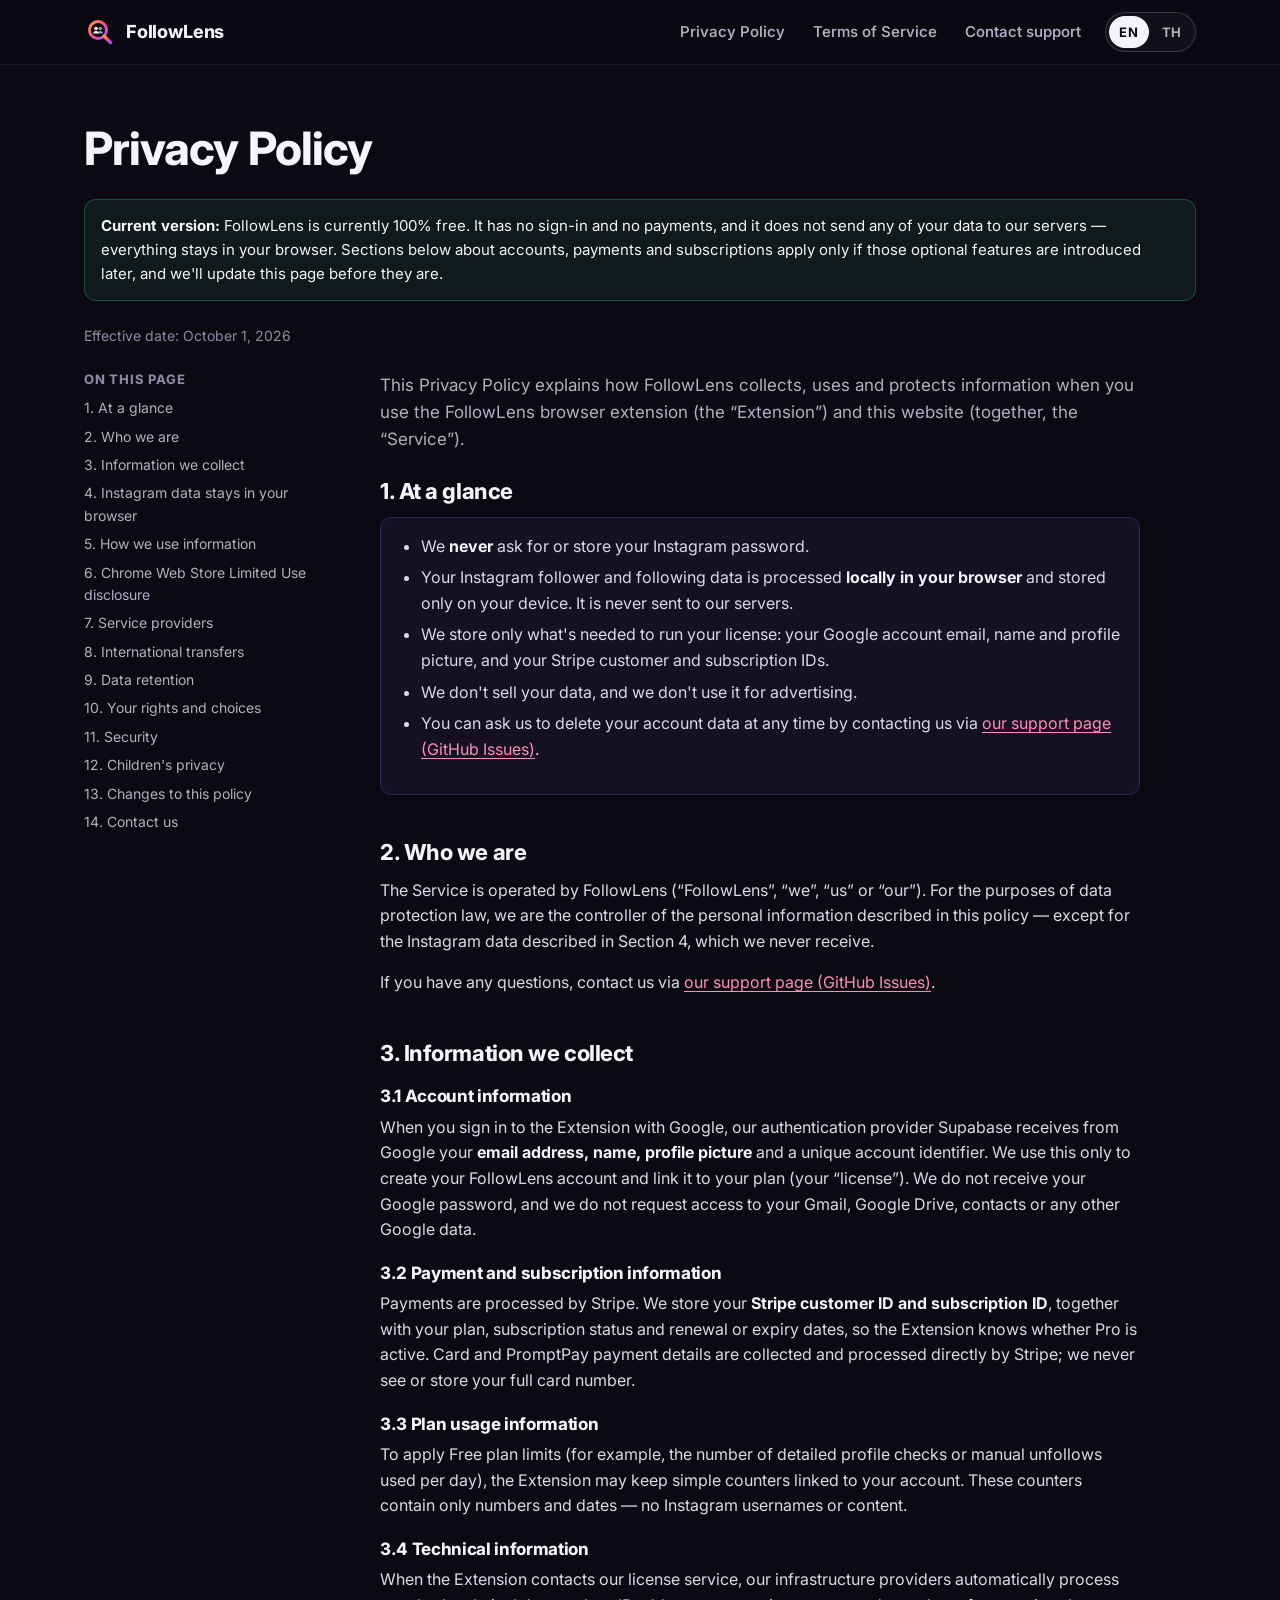
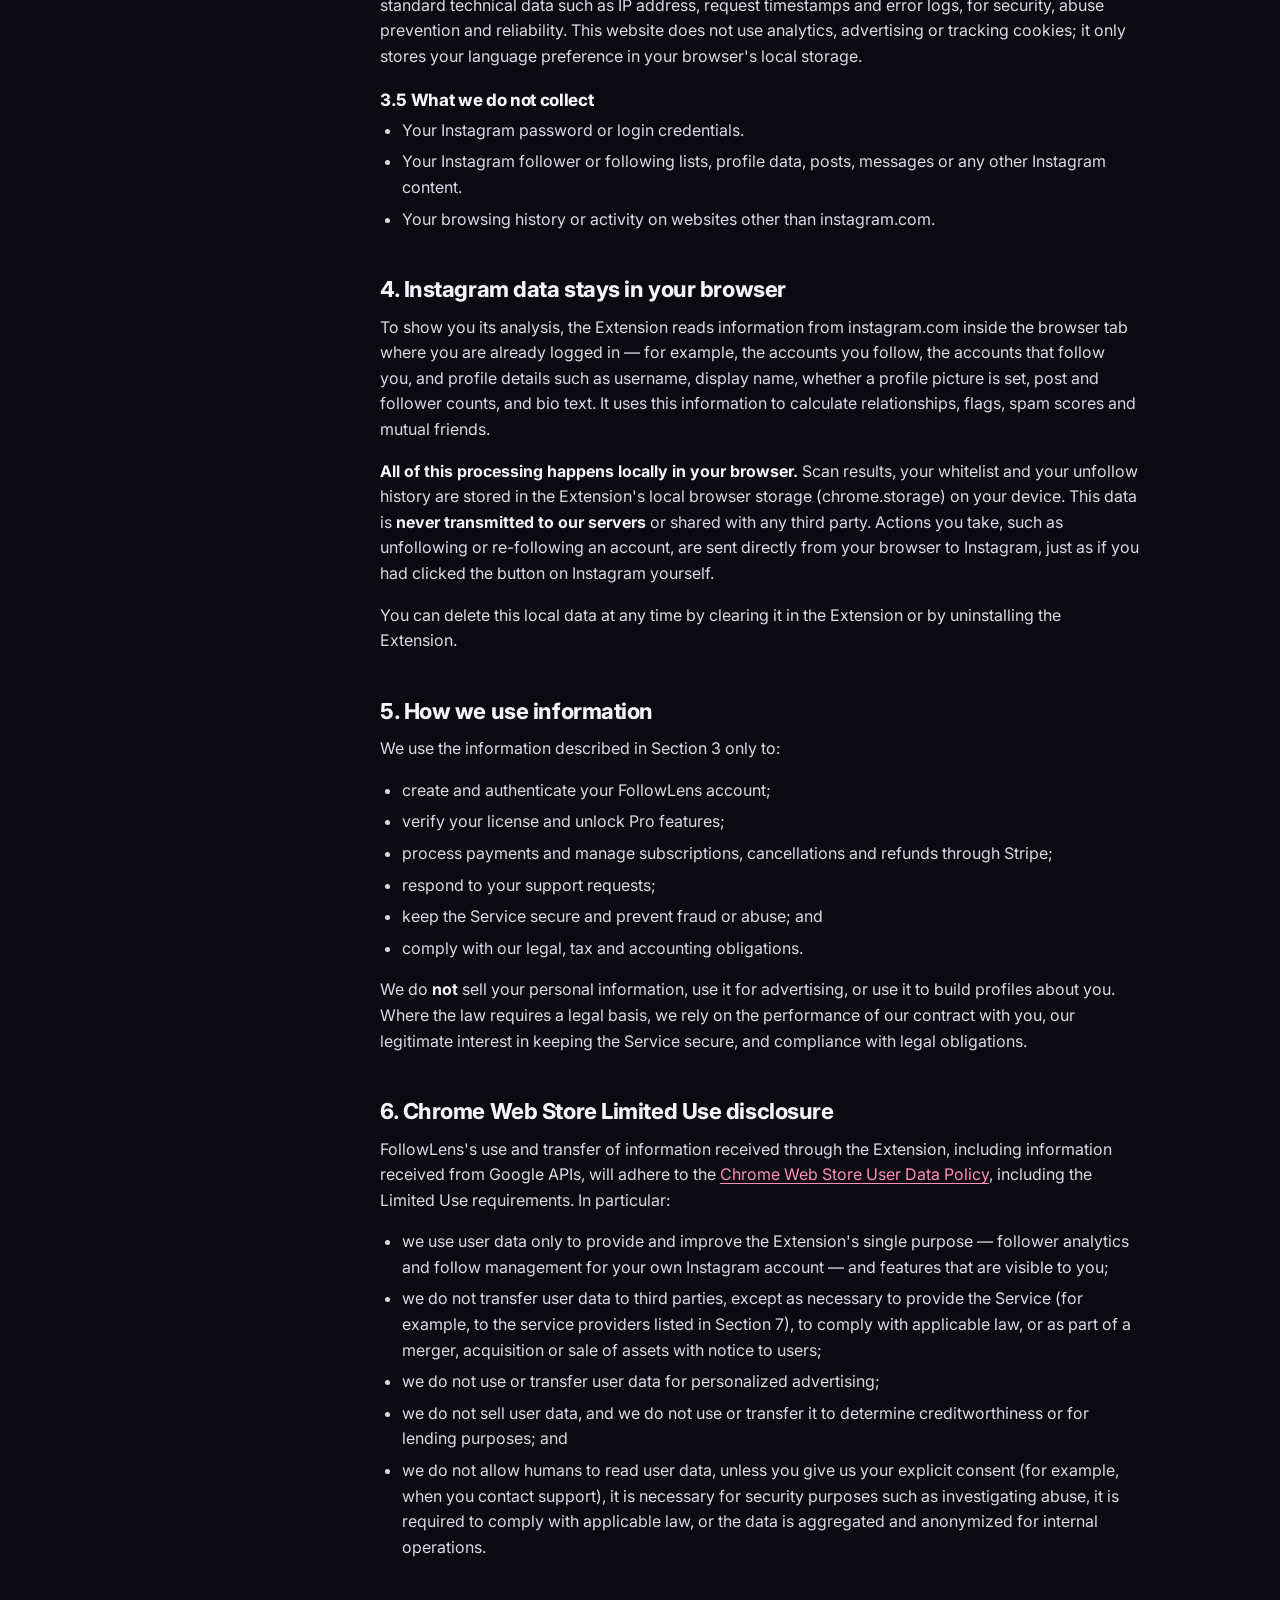
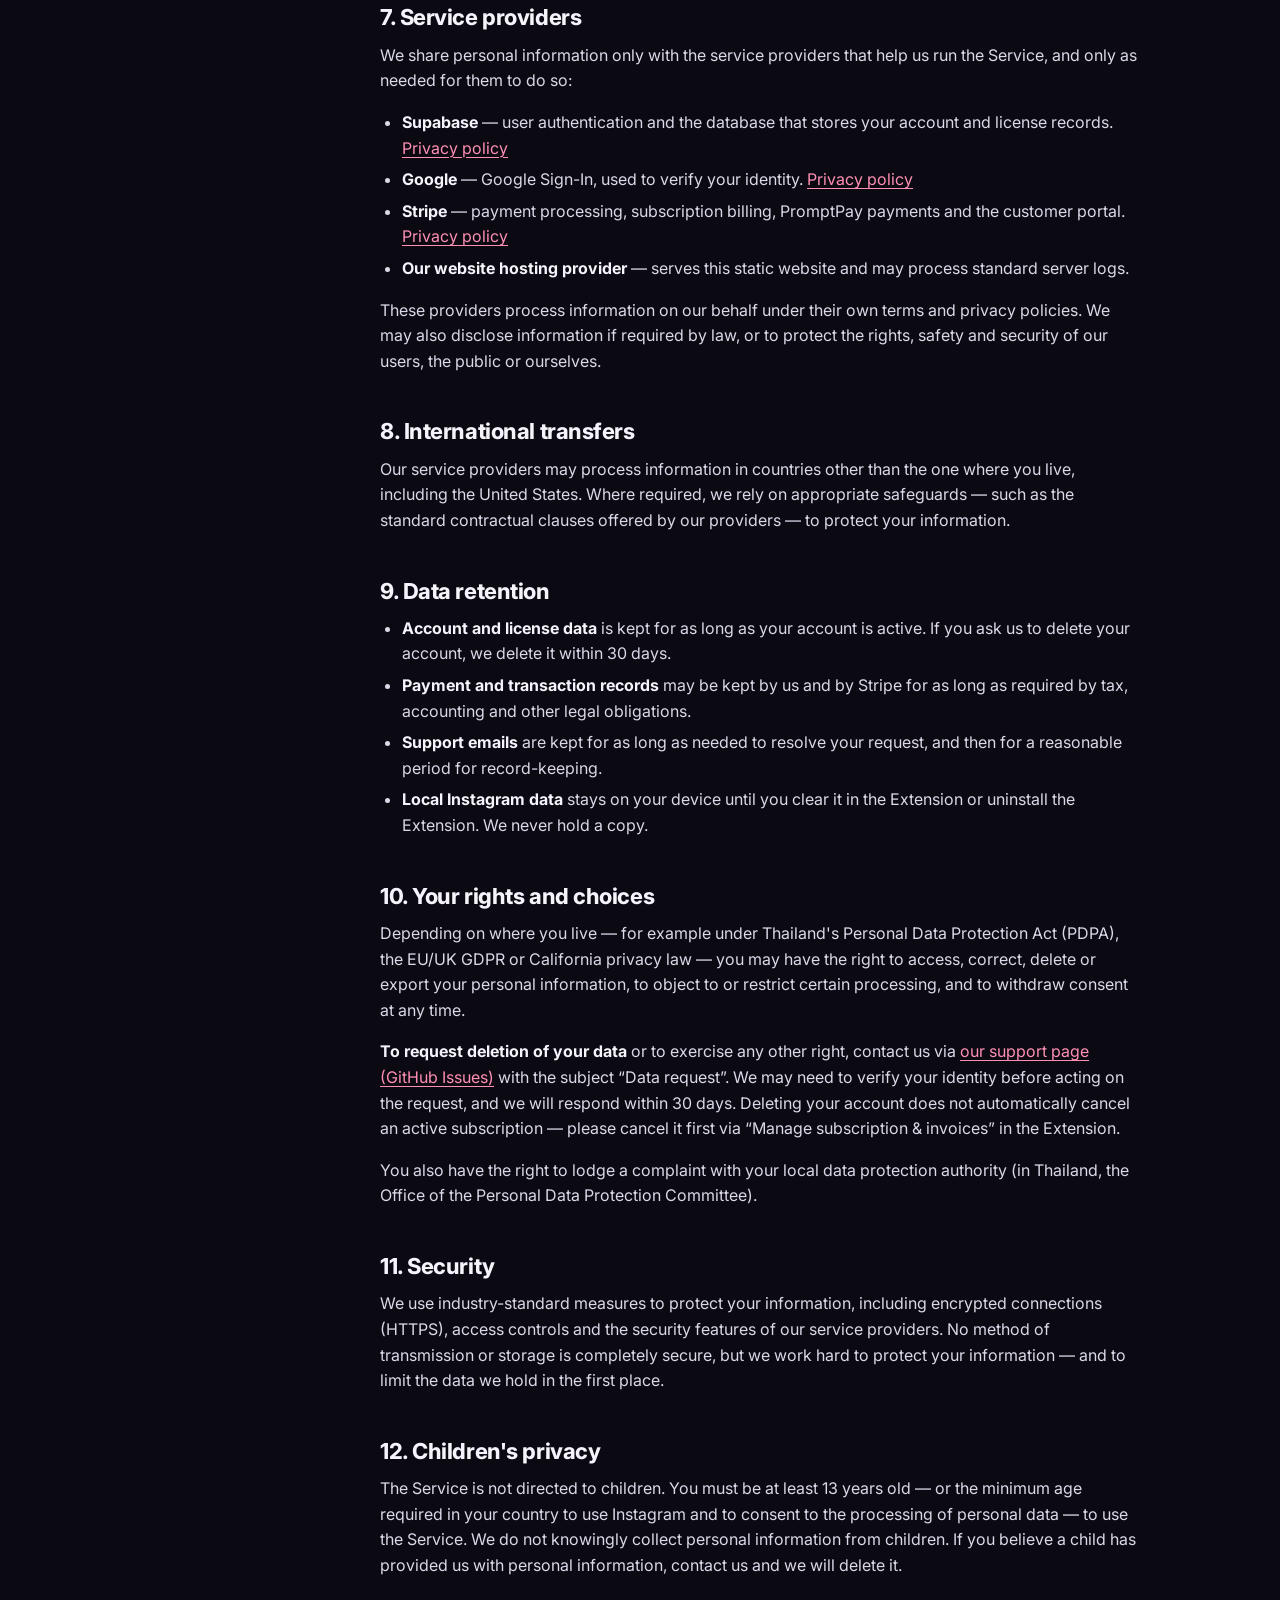
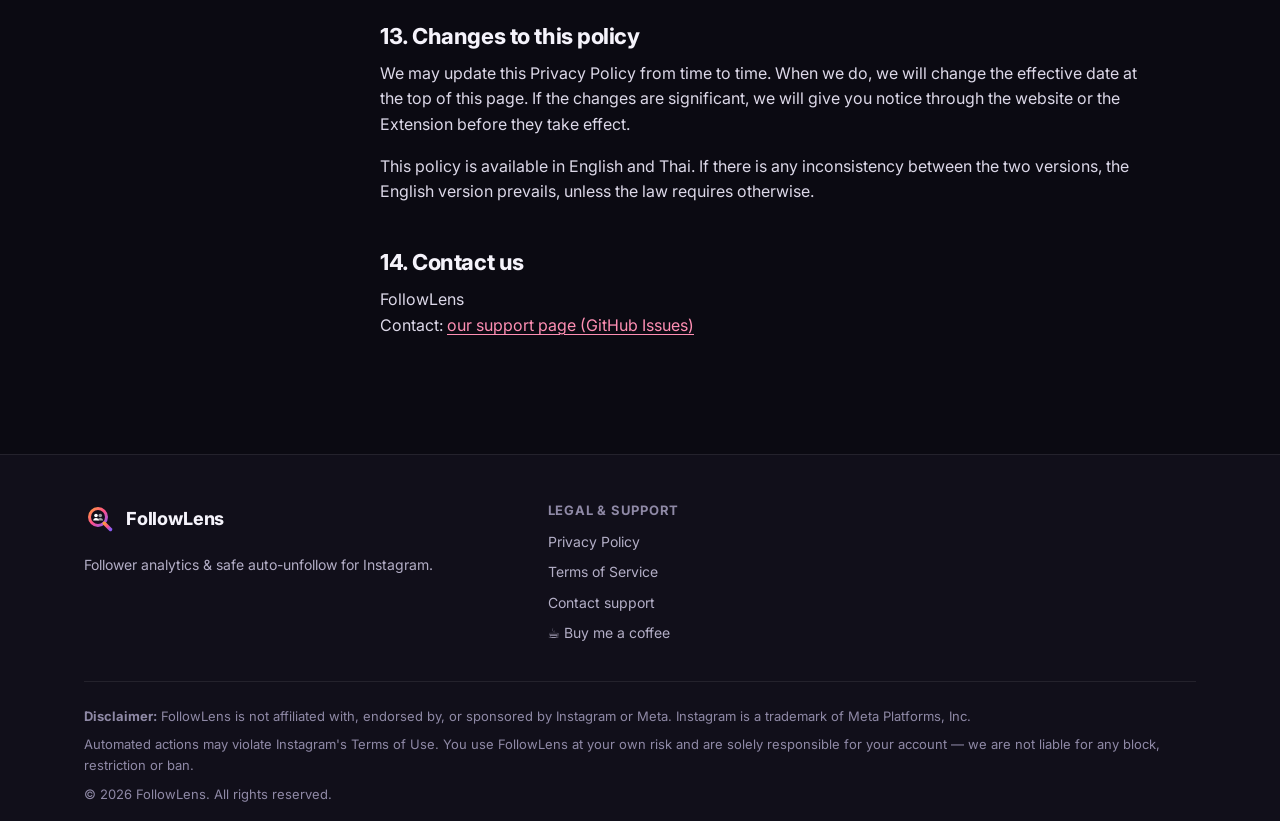
<file: index.html>
<!doctype html>
<html lang="en">
<head>
  <meta charset="utf-8">
  <meta name="viewport" content="width=device-width, initial-scale=1">
  <title>FollowLens — Privacy &amp; Terms</title>
  <meta http-equiv="refresh" content="0; url=privacy.html">
  <link rel="canonical" href="https://jomkongvut.github.io/followlens-policy/privacy.html">
</head>
<body>
  <p><a href="privacy.html">Privacy Policy</a> · <a href="terms.html">Terms of Service</a> · <a href="https://github.com/jomkongvut/followlens-policy/issues">Support</a></p>
</body>
</html>
</file>
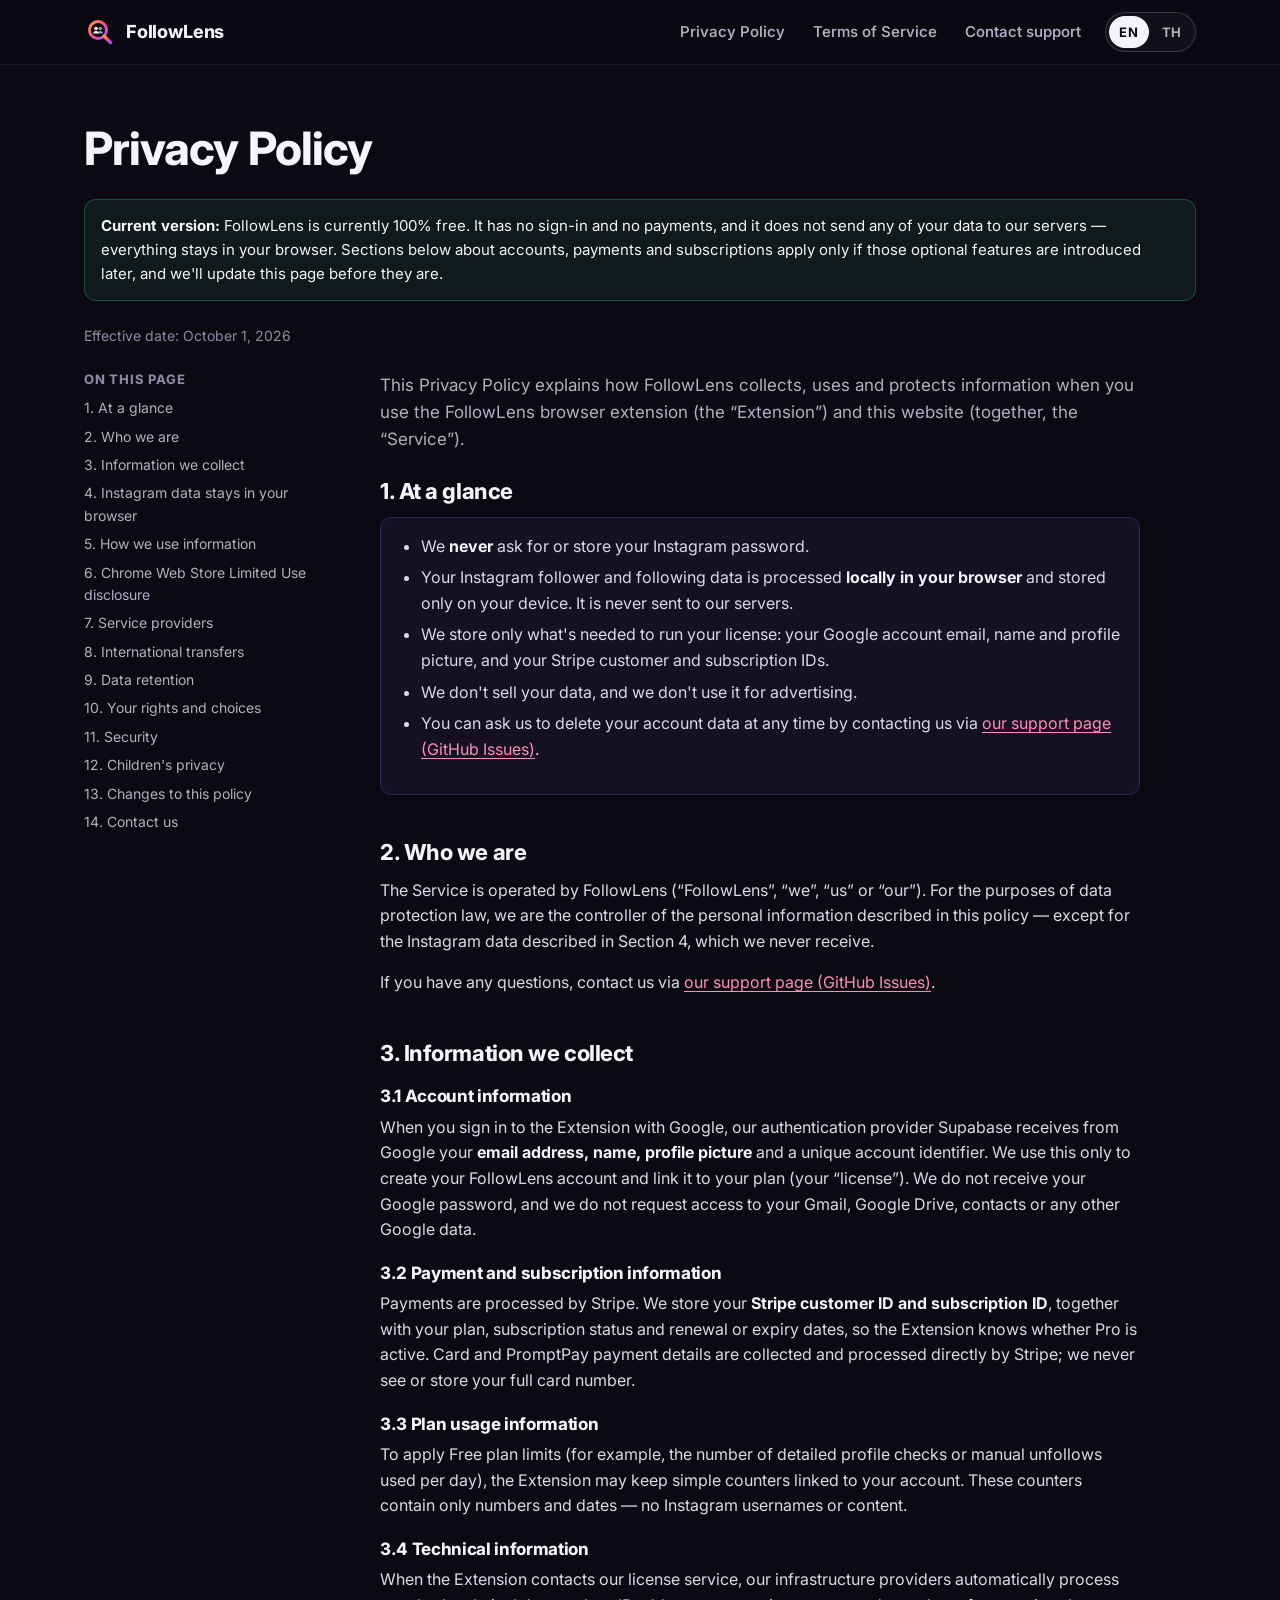
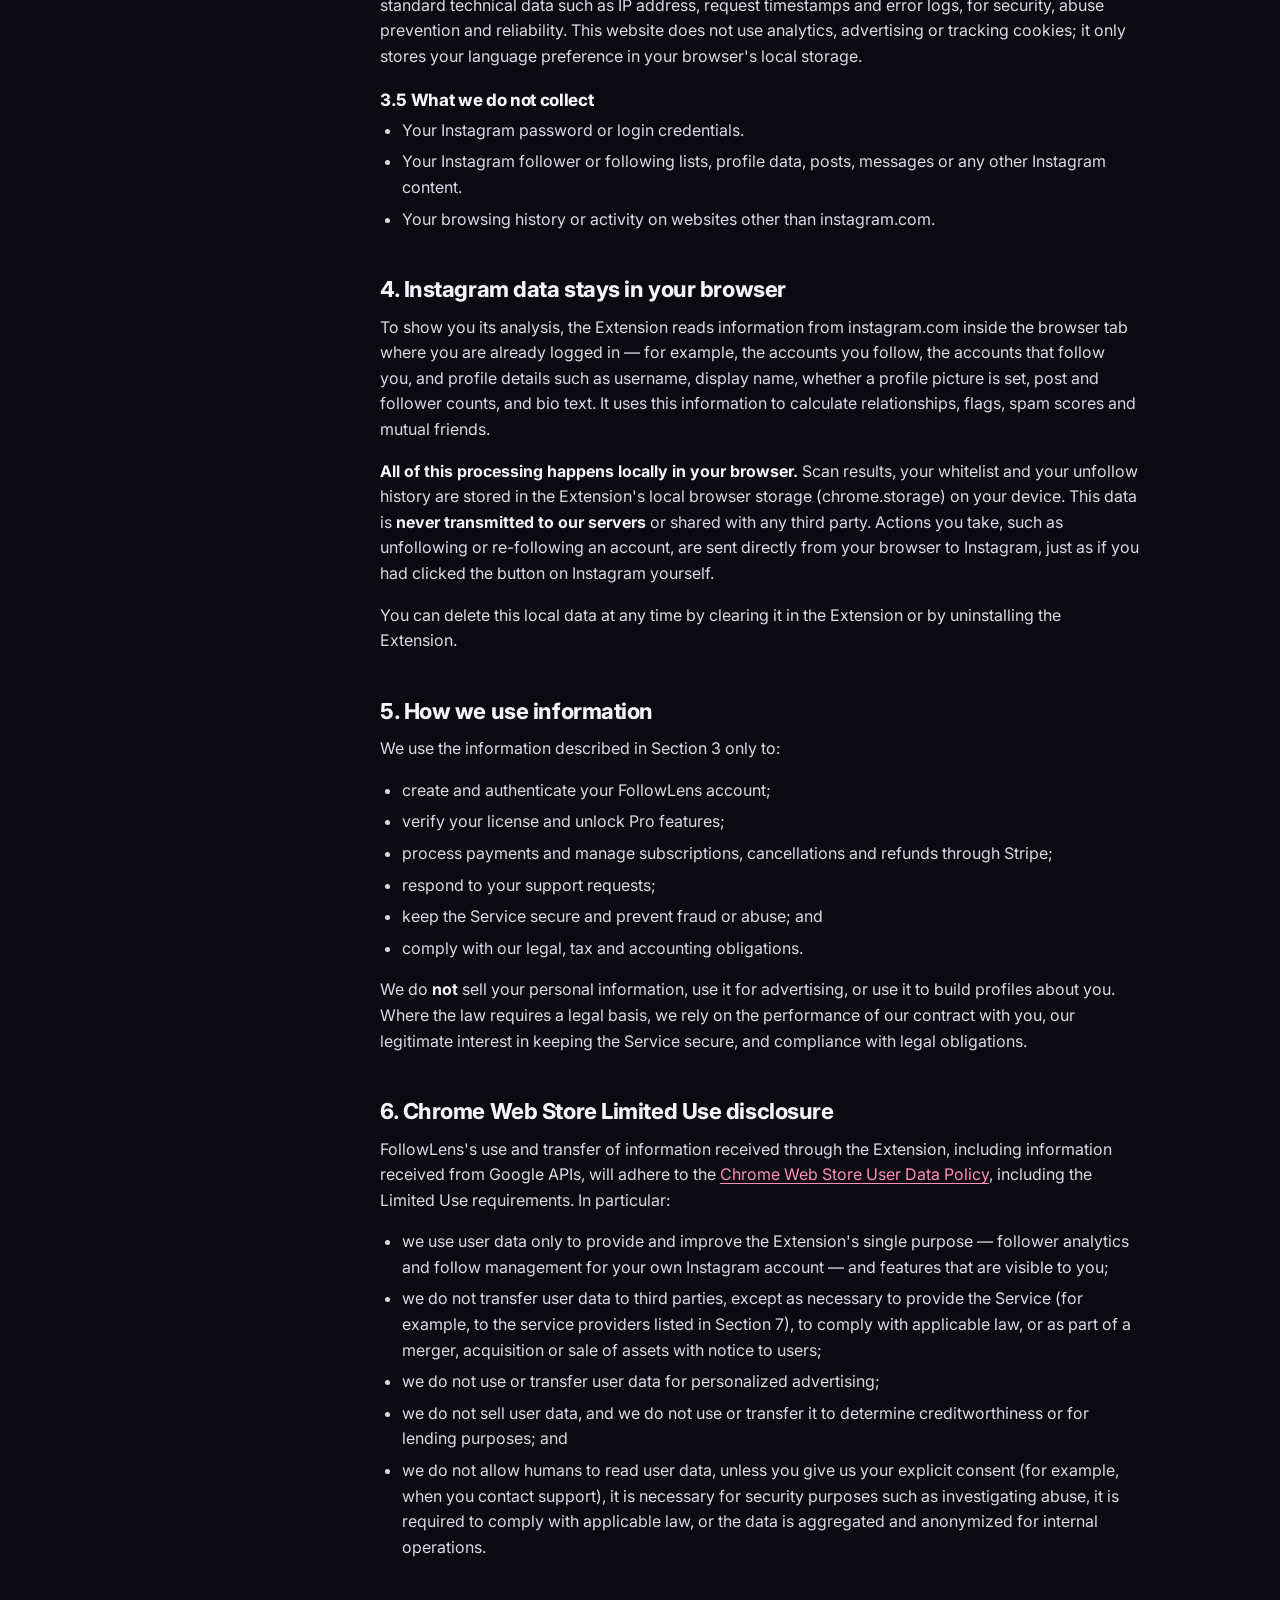
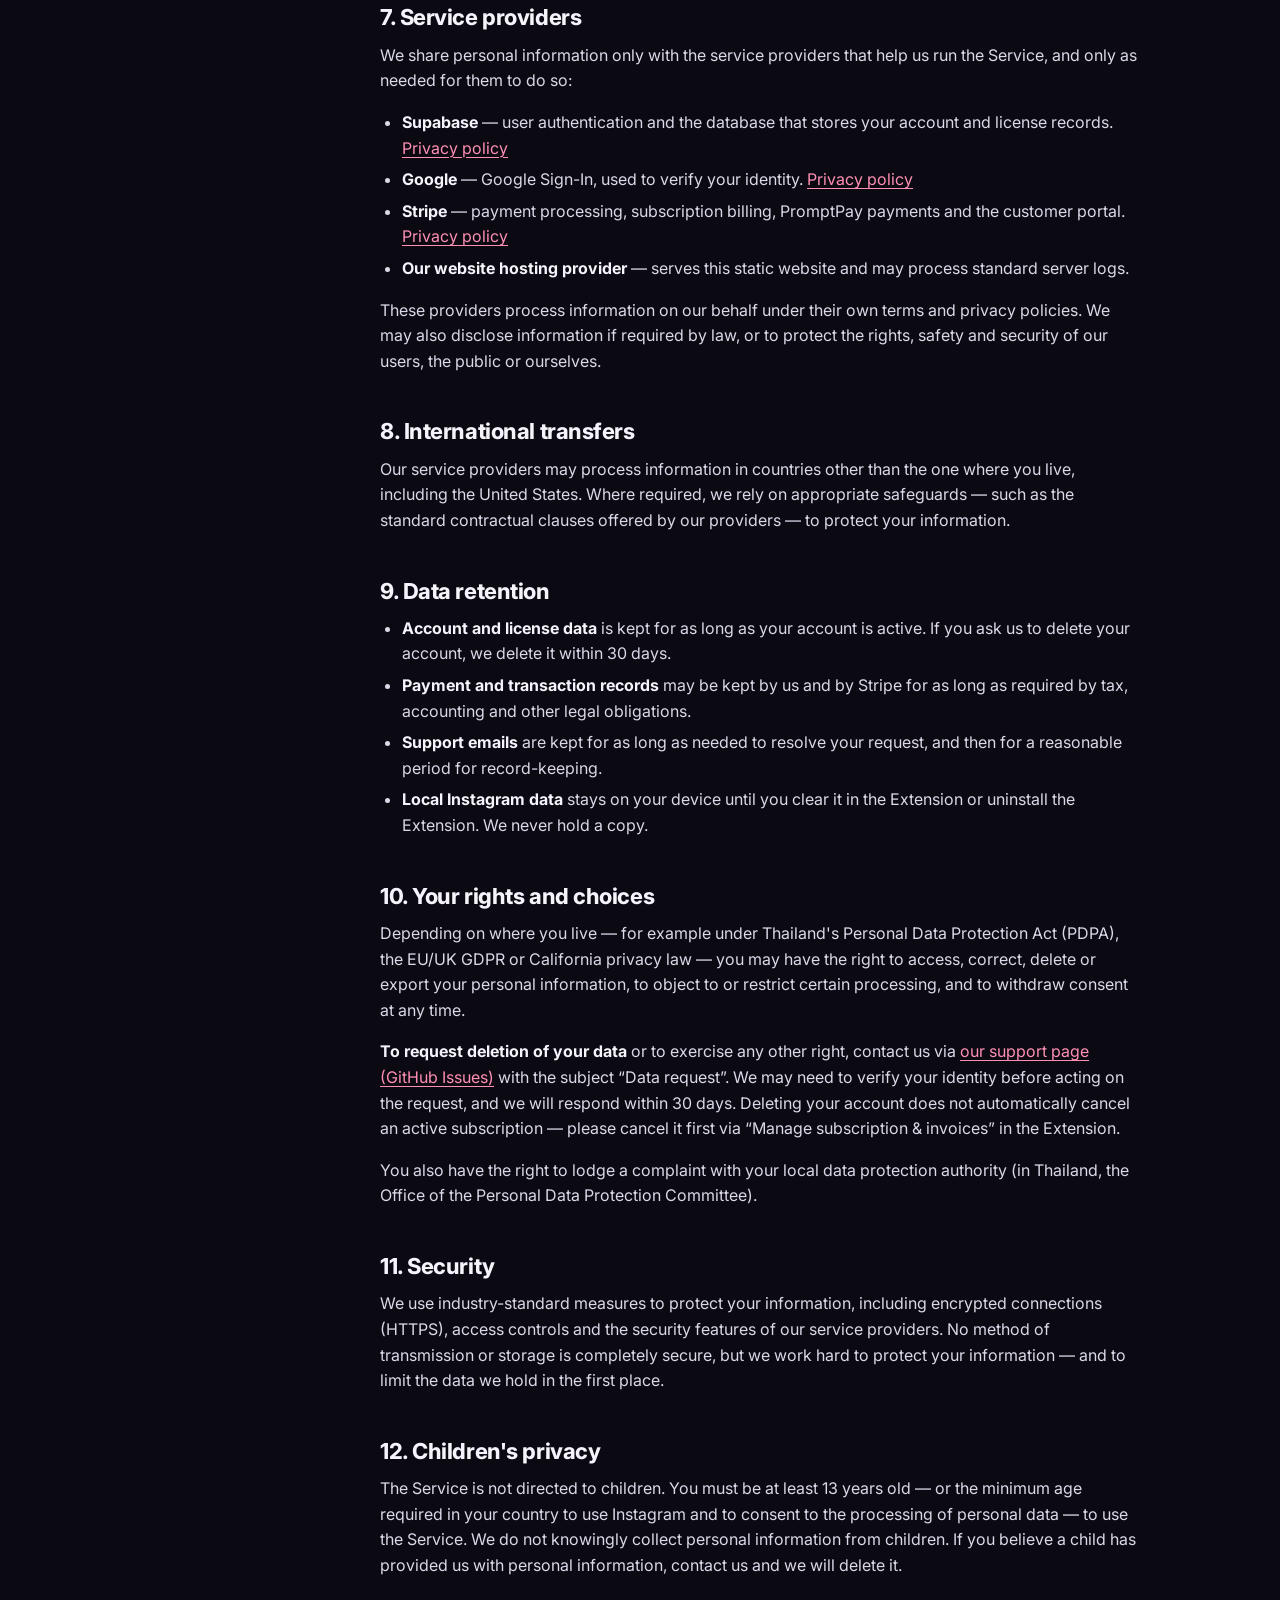
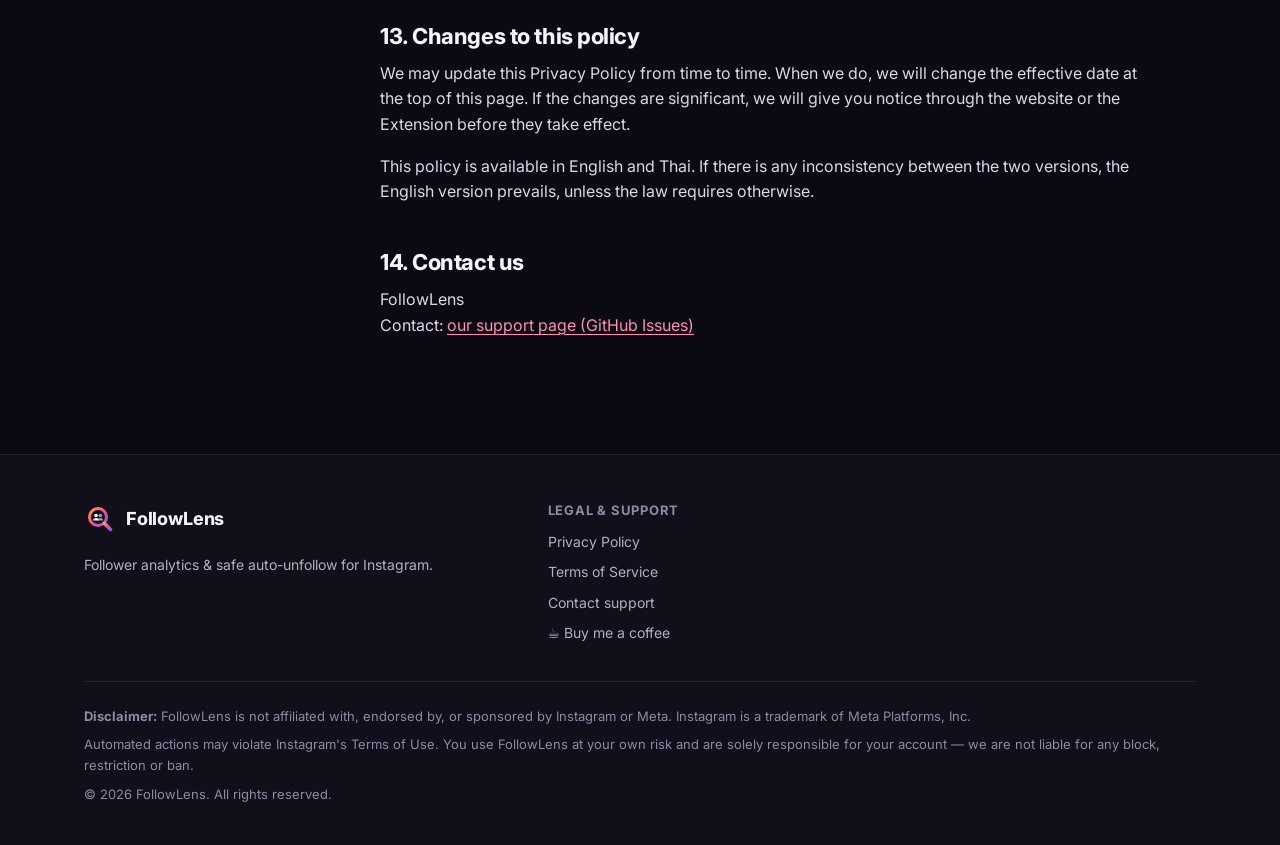
<file: privacy.html>
<!doctype html>
<html lang="en">
<head>
  <meta charset="utf-8">
  <meta name="viewport" content="width=device-width, initial-scale=1">
  <title data-i18n="privacy.title">Privacy Policy — FollowLens</title>
  <meta name="description" content="How FollowLens handles your data: Instagram data is processed and stored only in your browser, and we never ask for your Instagram password." data-i18n-attr="content:privacy.desc">
  <meta name="theme-color" content="#0b0a12">
  <meta name="color-scheme" content="dark">
  <link rel="canonical" href="https://jomkongvut.github.io/followlens-policy/privacy.html">
  <link rel="icon" href="assets/favicon.svg" type="image/svg+xml">
  <meta property="og:type" content="website">
  <meta property="og:site_name" content="FollowLens">
  <meta property="og:title" content="Privacy Policy — FollowLens" data-i18n-attr="content:privacy.title">
  <meta property="og:description" content="How FollowLens handles your data: Instagram data is processed and stored only in your browser, and we never ask for your Instagram password." data-i18n-attr="content:privacy.desc">
  <meta property="og:url" content="https://jomkongvut.github.io/followlens-policy/privacy.html">
  <meta property="og:image" content="https://jomkongvut.github.io/followlens-policy/assets/og-image.png">
  <meta property="og:image:width" content="1200">
  <meta property="og:image:height" content="630">
  <meta property="og:locale" content="en_US">
  <meta property="og:locale:alternate" content="th_TH">
  <meta name="twitter:card" content="summary_large_image">
  <link rel="preconnect" href="https://fonts.googleapis.com">
  <link rel="preconnect" href="https://fonts.gstatic.com" crossorigin>
  <link rel="stylesheet" href="https://fonts.googleapis.com/css2?family=Inter:wght@400..800&family=Noto+Sans+Thai:wght@400..800&display=swap">
  <link rel="stylesheet" href="assets/styles.css?v=20261001c">
  <script src="assets/config.js?v=20261001c" defer></script>
  <script src="assets/i18n.js?v=20261001c" defer></script>
  <script src="assets/main.js?v=20261001c" defer></script>
</head>
<body>
  <a class="skip-link" href="#main" data-i18n="common.skip">Skip to content</a>
  <header class="site-header">
    <div class="container header-inner">
      <a aria-label="FollowLens home" class="brand" href="index.html" data-i18n-attr="aria-label:brand.home"><svg viewBox="0 0 64 64" aria-hidden="true" focusable="false"><defs><linearGradient id="flg1" x1="0" y1="0" x2="1" y2="1"><stop offset="0" stop-color="#ff9a3c"/><stop offset=".5" stop-color="#ff4f8b"/><stop offset="1" stop-color="#8b5cf6"/></linearGradient></defs><circle cx="28" cy="28" r="17" fill="none" stroke="url(#flg1)" stroke-width="6"/><path d="M40.5 40.5 53 53" stroke="url(#flg1)" stroke-width="7" stroke-linecap="round"/><circle cx="24" cy="25" r="3.6" fill="#fff"/><circle cx="32.5" cy="25" r="3.6" fill="#fff" fill-opacity=".6"/><path d="M18.5 35a5.5 5 0 0 1 11 0z" fill="#fff"/><path d="M27 35a5.5 5 0 0 1 11 0z" fill="#fff" fill-opacity=".6"/></svg><span class="brand-name">FollowLens</span></a>
      <nav aria-label="Main navigation" class="main-nav" id="main-nav" data-i18n-attr="aria-label:nav.aria">
        <ul>
          <li><a href="privacy.html" data-i18n="footer.privacy">Privacy Policy</a></li>
          <li><a href="terms.html" data-i18n="footer.terms">Terms of Service</a></li>
          <li><a href="https://github.com/jomkongvut/followlens-policy/issues" target="_blank" rel="noopener" data-config-mailto data-i18n="footer.contact">Contact support</a></li>
        </ul>
      </nav>
      <div class="header-actions">
        <div aria-label="Language" class="lang-toggle" role="group" data-i18n-attr="aria-label:lang.label">
          <button type="button" data-set-lang="en" lang="en" aria-label="English" aria-pressed="true">EN</button>
          <span class="lang-sep" aria-hidden="true"></span>
          <button type="button" data-set-lang="th" lang="th" aria-label="ภาษาไทย" aria-pressed="false">TH</button>
        </div>
        <button aria-label="Open menu" class="menu-btn" type="button" aria-controls="main-nav" aria-expanded="false" data-i18n-attr="aria-label:nav.menu"><svg class="icon-open" viewBox="0 0 24 24" fill="none" stroke="currentColor" stroke-width="2" stroke-linecap="round" stroke-linejoin="round" aria-hidden="true" focusable="false"><path d="M4 7h16M4 12h16M4 17h16"/></svg><svg class="icon-close" viewBox="0 0 24 24" fill="none" stroke="currentColor" stroke-width="2" stroke-linecap="round" stroke-linejoin="round" aria-hidden="true" focusable="false"><path d="M6 6l12 12M18 6 6 18"/></svg></button>
      </div>
    </div>
  </header>

  <main id="main">
    <div class="container">
      <header class="page-hero">
        <h1 data-i18n="privacy.h1">Privacy Policy</h1>
        <p class="free-note" data-free-only data-i18n-html="legal.freeNote"><strong>Current version:</strong> FollowLens is currently 100% free. It has no sign-in and no payments, and it does not send any of your data to our servers — everything stays in your browser.</p>
        <p class="page-meta" data-i18n="legal.effective">Effective date: October 1, 2026</p>
      </header>
      <div class="legal-layout">
        <nav class="toc" aria-labelledby="toc-title">
          <h2 id="toc-title" data-i18n="toc.title">On this page</h2>
          <ol>
            <li><a href="#summary" data-i18n="privacy.summary.h">1. At a glance</a></li>
            <li><a href="#who" data-i18n="privacy.who.h">2. Who we are</a></li>
            <li><a href="#collect" data-i18n="privacy.collect.h">3. Information we collect</a></li>
            <li><a href="#instagram" data-i18n="privacy.instagram.h">4. Instagram data stays in your browser</a></li>
            <li><a href="#use" data-i18n="privacy.use.h">5. How we use information</a></li>
            <li><a href="#limited" data-i18n="privacy.limited.h">6. Chrome Web Store Limited Use disclosure</a></li>
            <li><a href="#providers" data-i18n="privacy.providers.h">7. Service providers</a></li>
            <li><a href="#transfers" data-i18n="privacy.transfers.h">8. International transfers</a></li>
            <li><a href="#retention" data-i18n="privacy.retention.h">9. Data retention</a></li>
            <li><a href="#rights" data-i18n="privacy.rights.h">10. Your rights and choices</a></li>
            <li><a href="#security" data-i18n="privacy.security.h">11. Security</a></li>
            <li><a href="#children" data-i18n="privacy.children.h">12. Children's privacy</a></li>
            <li><a href="#changes" data-i18n="privacy.changes.h">13. Changes to this policy</a></li>
            <li><a href="#contact" data-i18n="privacy.contact.h">14. Contact us</a></li>
          </ol>
        </nav>
        <article class="prose">
          <p class="lead" data-i18n="privacy.intro">This Privacy Policy explains how FollowLens collects, uses and protects information when you use the FollowLens browser extension (the “Extension”) and this website (together, the “Service”).</p>
          <section id="summary" aria-labelledby="h-summary">
            <h2 id="h-summary" data-i18n="privacy.summary.h">1. At a glance</h2>
            <div data-i18n-html="privacy.summary.body"><div class="callout"><ul><li>We <strong>never</strong> ask for or store your Instagram password.</li><li>Your Instagram follower and following data is processed <strong>locally in your browser</strong> and stored only on your device. It is never sent to our servers.</li><li>We store only what's needed to run your license: your Google account email, name and profile picture, and your Stripe customer and subscription IDs.</li><li>We don't sell your data, and we don't use it for advertising.</li><li>You can ask us to delete your account data at any time by emailing <a href="https://github.com/jomkongvut/followlens-policy/issues">our support page (GitHub Issues)</a>.</li></ul></div></div>
          </section>
          <section id="who" aria-labelledby="h-who">
            <h2 id="h-who" data-i18n="privacy.who.h">2. Who we are</h2>
            <div data-i18n-html="privacy.who.body"><p>The Service is operated by FollowLens (“FollowLens”, “we”, “us” or “our”). For the purposes of data protection law, we are the controller of the personal information described in this policy — except for the Instagram data described in Section 4, which we never receive.</p><p>If you have any questions, contact us at <a href="https://github.com/jomkongvut/followlens-policy/issues">our support page (GitHub Issues)</a>.</p></div>
          </section>
          <section id="collect" aria-labelledby="h-collect">
            <h2 id="h-collect" data-i18n="privacy.collect.h">3. Information we collect</h2>
            <div data-i18n-html="privacy.collect.body"><h3>3.1 Account information</h3><p>When you sign in to the Extension with Google, our authentication provider Supabase receives from Google your <strong>email address, name, profile picture</strong> and a unique account identifier. We use this only to create your FollowLens account and link it to your plan (your “license”). We do not receive your Google password, and we do not request access to your Gmail, Google Drive, contacts or any other Google data.</p><h3>3.2 Payment and subscription information</h3><p>Payments are processed by Stripe. We store your <strong>Stripe customer ID and subscription ID</strong>, together with your plan, subscription status and renewal or expiry dates, so the Extension knows whether Pro is active. Card and PromptPay payment details are collected and processed directly by Stripe; we never see or store your full card number.</p><h3>3.3 Plan usage information</h3><p>To apply Free plan limits (for example, the number of detailed profile checks or manual unfollows used per day), the Extension may keep simple counters linked to your account. These counters contain only numbers and dates — no Instagram usernames or content.</p><h3>3.4 Technical information</h3><p>When the Extension contacts our license service, our infrastructure providers automatically process standard technical data such as IP address, request timestamps and error logs, for security, abuse prevention and reliability. This website does not use analytics, advertising or tracking cookies; it only stores your language preference in your browser's local storage.</p><h3>3.5 What we do not collect</h3><ul><li>Your Instagram password or login credentials.</li><li>Your Instagram follower or following lists, profile data, posts, messages or any other Instagram content.</li><li>Your browsing history or activity on websites other than instagram.com.</li></ul></div>
          </section>
          <section id="instagram" aria-labelledby="h-instagram">
            <h2 id="h-instagram" data-i18n="privacy.instagram.h">4. Instagram data stays in your browser</h2>
            <div data-i18n-html="privacy.instagram.body"><p>To show you its analysis, the Extension reads information from instagram.com inside the browser tab where you are already logged in — for example, the accounts you follow, the accounts that follow you, and profile details such as username, display name, whether a profile picture is set, post and follower counts, and bio text. It uses this information to calculate relationships, flags, spam scores and mutual friends.</p><p><strong>All of this processing happens locally in your browser.</strong> Scan results, your whitelist and your unfollow history are stored in the Extension's local browser storage (chrome.storage) on your device. This data is <strong>never transmitted to our servers</strong> or shared with any third party. Actions you take, such as unfollowing or re-following an account, are sent directly from your browser to Instagram, just as if you had clicked the button on Instagram yourself.</p><p>You can delete this local data at any time by clearing it in the Extension or by uninstalling the Extension.</p></div>
          </section>
          <section id="use" aria-labelledby="h-use">
            <h2 id="h-use" data-i18n="privacy.use.h">5. How we use information</h2>
            <div data-i18n-html="privacy.use.body"><p>We use the information described in Section 3 only to:</p><ul><li>create and authenticate your FollowLens account;</li><li>verify your license and unlock Pro features;</li><li>process payments and manage subscriptions, cancellations and refunds through Stripe;</li><li>respond to your support requests;</li><li>keep the Service secure and prevent fraud or abuse; and</li><li>comply with our legal, tax and accounting obligations.</li></ul><p>We do <strong>not</strong> sell your personal information, use it for advertising, or use it to build profiles about you. Where the law requires a legal basis, we rely on the performance of our contract with you, our legitimate interest in keeping the Service secure, and compliance with legal obligations.</p></div>
          </section>
          <section id="limited" aria-labelledby="h-limited">
            <h2 id="h-limited" data-i18n="privacy.limited.h">6. Chrome Web Store Limited Use disclosure</h2>
            <div data-i18n-html="privacy.limited.body"><p>FollowLens's use and transfer of information received through the Extension, including information received from Google APIs, will adhere to the <a href="https://developer.chrome.com/docs/webstore/program-policies">Chrome Web Store User Data Policy</a>, including the Limited Use requirements. In particular:</p><ul><li>we use user data only to provide and improve the Extension's single purpose — follower analytics and follow management for your own Instagram account — and features that are visible to you;</li><li>we do not transfer user data to third parties, except as necessary to provide the Service (for example, to the service providers listed in Section 7), to comply with applicable law, or as part of a merger, acquisition or sale of assets with notice to users;</li><li>we do not use or transfer user data for personalized advertising;</li><li>we do not sell user data, and we do not use or transfer it to determine creditworthiness or for lending purposes; and</li><li>we do not allow humans to read user data, unless you give us your explicit consent (for example, when you contact support), it is necessary for security purposes such as investigating abuse, it is required to comply with applicable law, or the data is aggregated and anonymized for internal operations.</li></ul></div>
          </section>
          <section id="providers" aria-labelledby="h-providers">
            <h2 id="h-providers" data-i18n="privacy.providers.h">7. Service providers</h2>
            <div data-i18n-html="privacy.providers.body"><p>We share personal information only with the service providers that help us run the Service, and only as needed for them to do so:</p><ul><li><strong>Supabase</strong> — user authentication and the database that stores your account and license records. <a href="https://supabase.com/privacy">Privacy policy</a></li><li><strong>Google</strong> — Google Sign-In, used to verify your identity. <a href="https://policies.google.com/privacy">Privacy policy</a></li><li><strong>Stripe</strong> — payment processing, subscription billing, PromptPay payments and the customer portal. <a href="https://stripe.com/privacy">Privacy policy</a></li><li><strong>Our website hosting provider</strong> — serves this static website and may process standard server logs.</li></ul><p>These providers process information on our behalf under their own terms and privacy policies. We may also disclose information if required by law, or to protect the rights, safety and security of our users, the public or ourselves.</p></div>
          </section>
          <section id="transfers" aria-labelledby="h-transfers">
            <h2 id="h-transfers" data-i18n="privacy.transfers.h">8. International transfers</h2>
            <div data-i18n-html="privacy.transfers.body"><p>Our service providers may process information in countries other than the one where you live, including the United States. Where required, we rely on appropriate safeguards — such as the standard contractual clauses offered by our providers — to protect your information.</p></div>
          </section>
          <section id="retention" aria-labelledby="h-retention">
            <h2 id="h-retention" data-i18n="privacy.retention.h">9. Data retention</h2>
            <div data-i18n-html="privacy.retention.body"><ul><li><strong>Account and license data</strong> is kept for as long as your account is active. If you ask us to delete your account, we delete it within 30 days.</li><li><strong>Payment and transaction records</strong> may be kept by us and by Stripe for as long as required by tax, accounting and other legal obligations.</li><li><strong>Support emails</strong> are kept for as long as needed to resolve your request, and then for a reasonable period for record-keeping.</li><li><strong>Local Instagram data</strong> stays on your device until you clear it in the Extension or uninstall the Extension. We never hold a copy.</li></ul></div>
          </section>
          <section id="rights" aria-labelledby="h-rights">
            <h2 id="h-rights" data-i18n="privacy.rights.h">10. Your rights and choices</h2>
            <div data-i18n-html="privacy.rights.body"><p>Depending on where you live — for example under Thailand's Personal Data Protection Act (PDPA), the EU/UK GDPR or California privacy law — you may have the right to access, correct, delete or export your personal information, to object to or restrict certain processing, and to withdraw consent at any time.</p><p><strong>To request deletion of your data</strong> or to exercise any other right, email <a href="https://github.com/jomkongvut/followlens-policy/issues">our support page (GitHub Issues)</a> from the email address linked to your Google sign-in, with the subject “Data request”. We may need to verify your identity before acting on the request, and we will respond within 30 days. Deleting your account does not automatically cancel an active subscription — please cancel it first via “Manage subscription & invoices” in the Extension.</p><p>You also have the right to lodge a complaint with your local data protection authority (in Thailand, the Office of the Personal Data Protection Committee).</p></div>
          </section>
          <section id="security" aria-labelledby="h-security">
            <h2 id="h-security" data-i18n="privacy.security.h">11. Security</h2>
            <div data-i18n-html="privacy.security.body"><p>We use industry-standard measures to protect your information, including encrypted connections (HTTPS), access controls and the security features of our service providers. No method of transmission or storage is completely secure, but we work hard to protect your information — and to limit the data we hold in the first place.</p></div>
          </section>
          <section id="children" aria-labelledby="h-children">
            <h2 id="h-children" data-i18n="privacy.children.h">12. Children's privacy</h2>
            <div data-i18n-html="privacy.children.body"><p>The Service is not directed to children. You must be at least 13 years old — or the minimum age required in your country to use Instagram and to consent to the processing of personal data — to use the Service. We do not knowingly collect personal information from children. If you believe a child has provided us with personal information, contact us and we will delete it.</p></div>
          </section>
          <section id="changes" aria-labelledby="h-changes">
            <h2 id="h-changes" data-i18n="privacy.changes.h">13. Changes to this policy</h2>
            <div data-i18n-html="privacy.changes.body"><p>We may update this Privacy Policy from time to time. When we do, we will change the effective date at the top of this page. If the changes are significant, we will give you notice through the website or the Extension before they take effect.</p><p>This policy is available in English and Thai. If there is any inconsistency between the two versions, the English version prevails, unless the law requires otherwise.</p></div>
          </section>
          <section id="contact" aria-labelledby="h-contact">
            <h2 id="h-contact" data-i18n="privacy.contact.h">14. Contact us</h2>
            <div data-i18n-html="privacy.contact.body"><p>FollowLens<br>Email: <a href="https://github.com/jomkongvut/followlens-policy/issues">our support page (GitHub Issues)</a></p></div>
          </section>
        </article>
      </div>
    </div>
  </main>

  <footer class="site-footer">
    <div class="container">
      <div class="footer-grid">
        <div class="footer-brand">
          <a aria-label="FollowLens home" class="brand" href="index.html" data-i18n-attr="aria-label:brand.home"><svg viewBox="0 0 64 64" aria-hidden="true" focusable="false"><defs><linearGradient id="flg2" x1="0" y1="0" x2="1" y2="1"><stop offset="0" stop-color="#ff9a3c"/><stop offset=".5" stop-color="#ff4f8b"/><stop offset="1" stop-color="#8b5cf6"/></linearGradient></defs><circle cx="28" cy="28" r="17" fill="none" stroke="url(#flg2)" stroke-width="6"/><path d="M40.5 40.5 53 53" stroke="url(#flg2)" stroke-width="7" stroke-linecap="round"/><circle cx="24" cy="25" r="3.6" fill="#fff"/><circle cx="32.5" cy="25" r="3.6" fill="#fff" fill-opacity=".6"/><path d="M18.5 35a5.5 5 0 0 1 11 0z" fill="#fff"/><path d="M27 35a5.5 5 0 0 1 11 0z" fill="#fff" fill-opacity=".6"/></svg><span class="brand-name">FollowLens</span></a>
          <p data-i18n="brand.tagline">Follower analytics &amp; safe auto-unfollow for Instagram.</p>
        </div>
        <div class="footer-col">
          <h2 data-i18n="footer.legal">Legal &amp; support</h2>
          <ul>
            <li><a href="privacy.html" data-i18n="footer.privacy">Privacy Policy</a></li>
            <li><a href="terms.html" data-i18n="footer.terms">Terms of Service</a></li>
            <li><a href="https://github.com/jomkongvut/followlens-policy/issues" target="_blank" rel="noopener" data-config-mailto data-i18n="footer.contact">Contact support</a></li>
            <li><a href="https://buymeacoffee.com/jomkongvut" data-config-href="donateUrl" target="_blank" rel="noopener" data-i18n="footer.donate">☕ Buy me a coffee</a></li>
          </ul>
        </div>
      </div>
      <div class="disclaimer">
        <p data-i18n-html="footer.disclaimer"><strong>Disclaimer:</strong> FollowLens is not affiliated with, endorsed by, or sponsored by Instagram or Meta. Instagram is a trademark of Meta Platforms, Inc.</p>
        <p data-i18n="footer.risk">Automated actions may violate Instagram's Terms of Use. You use FollowLens at your own risk and are solely responsible for your account — we are not liable for any block, restriction or ban.</p>
        <p data-i18n="footer.rights">© 2026 FollowLens. All rights reserved.</p>
      </div>
    </div>
  </footer>
</body>
</html>
</file>
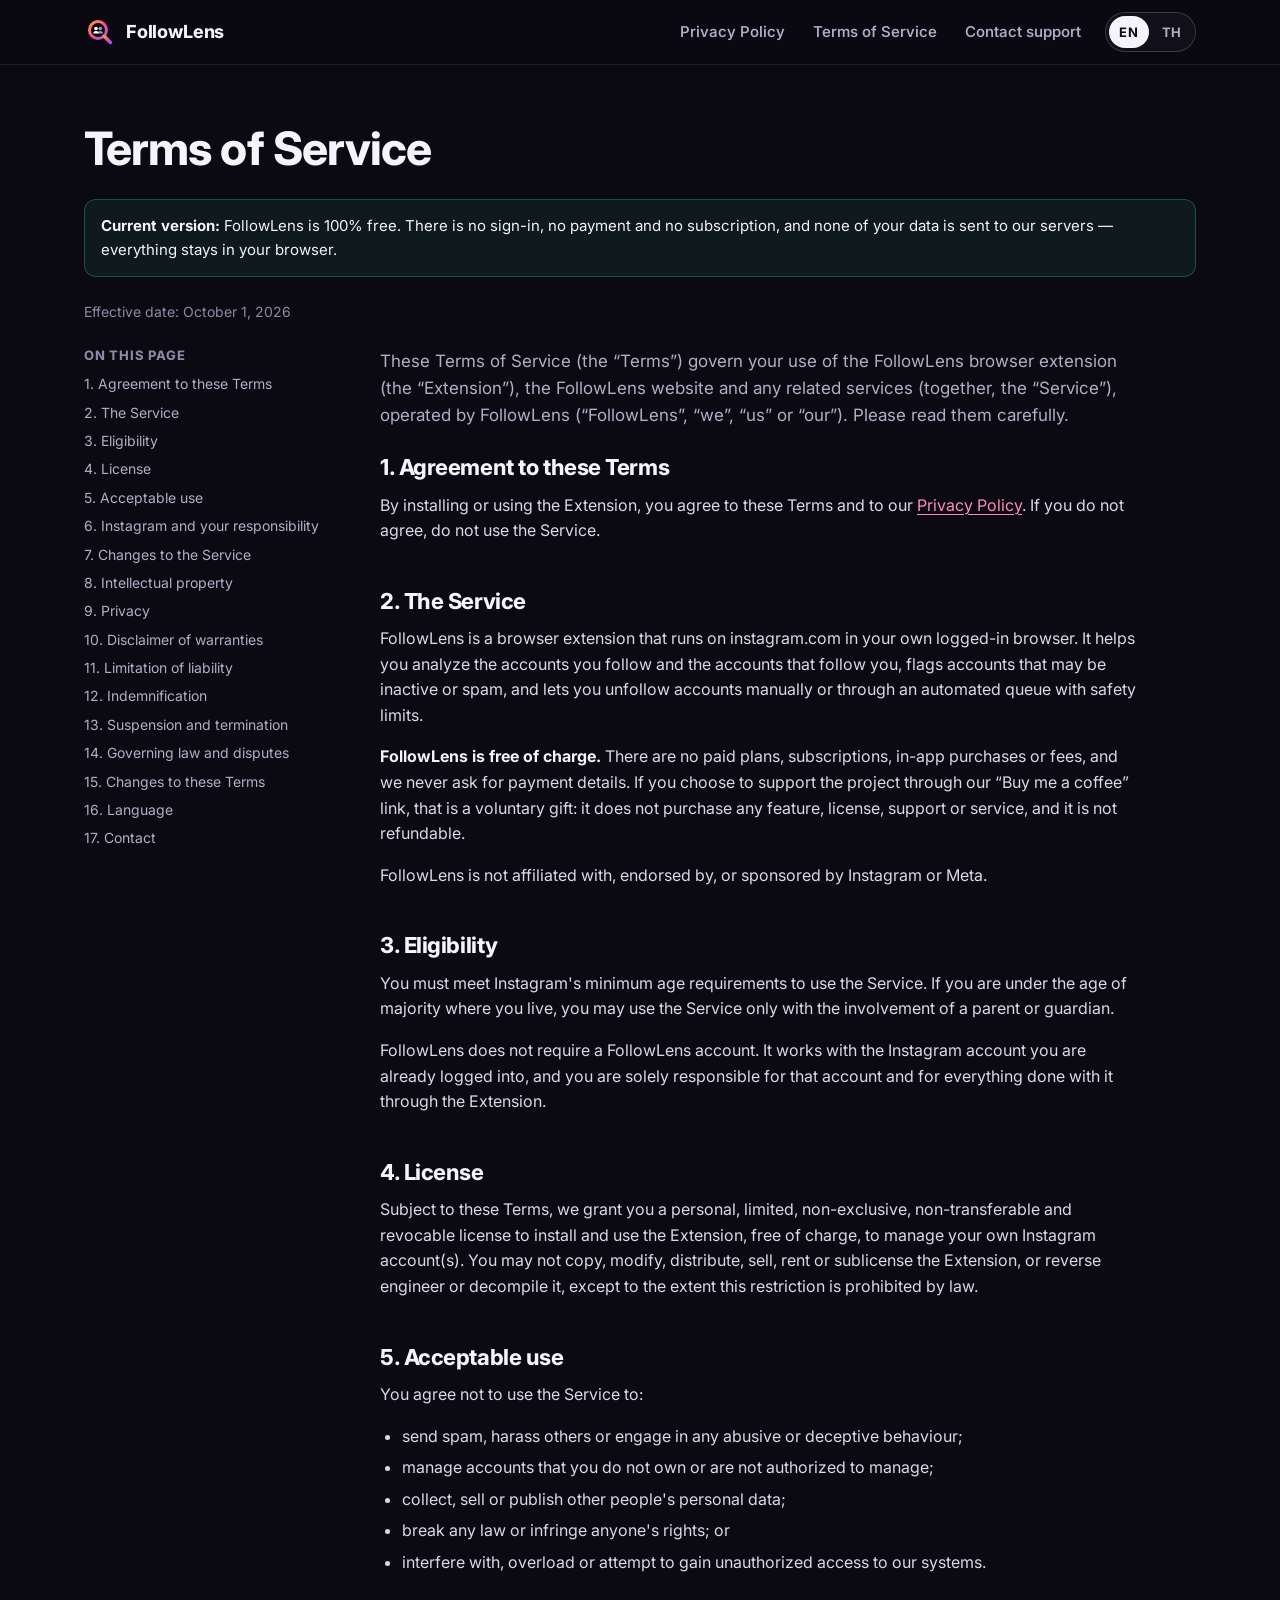
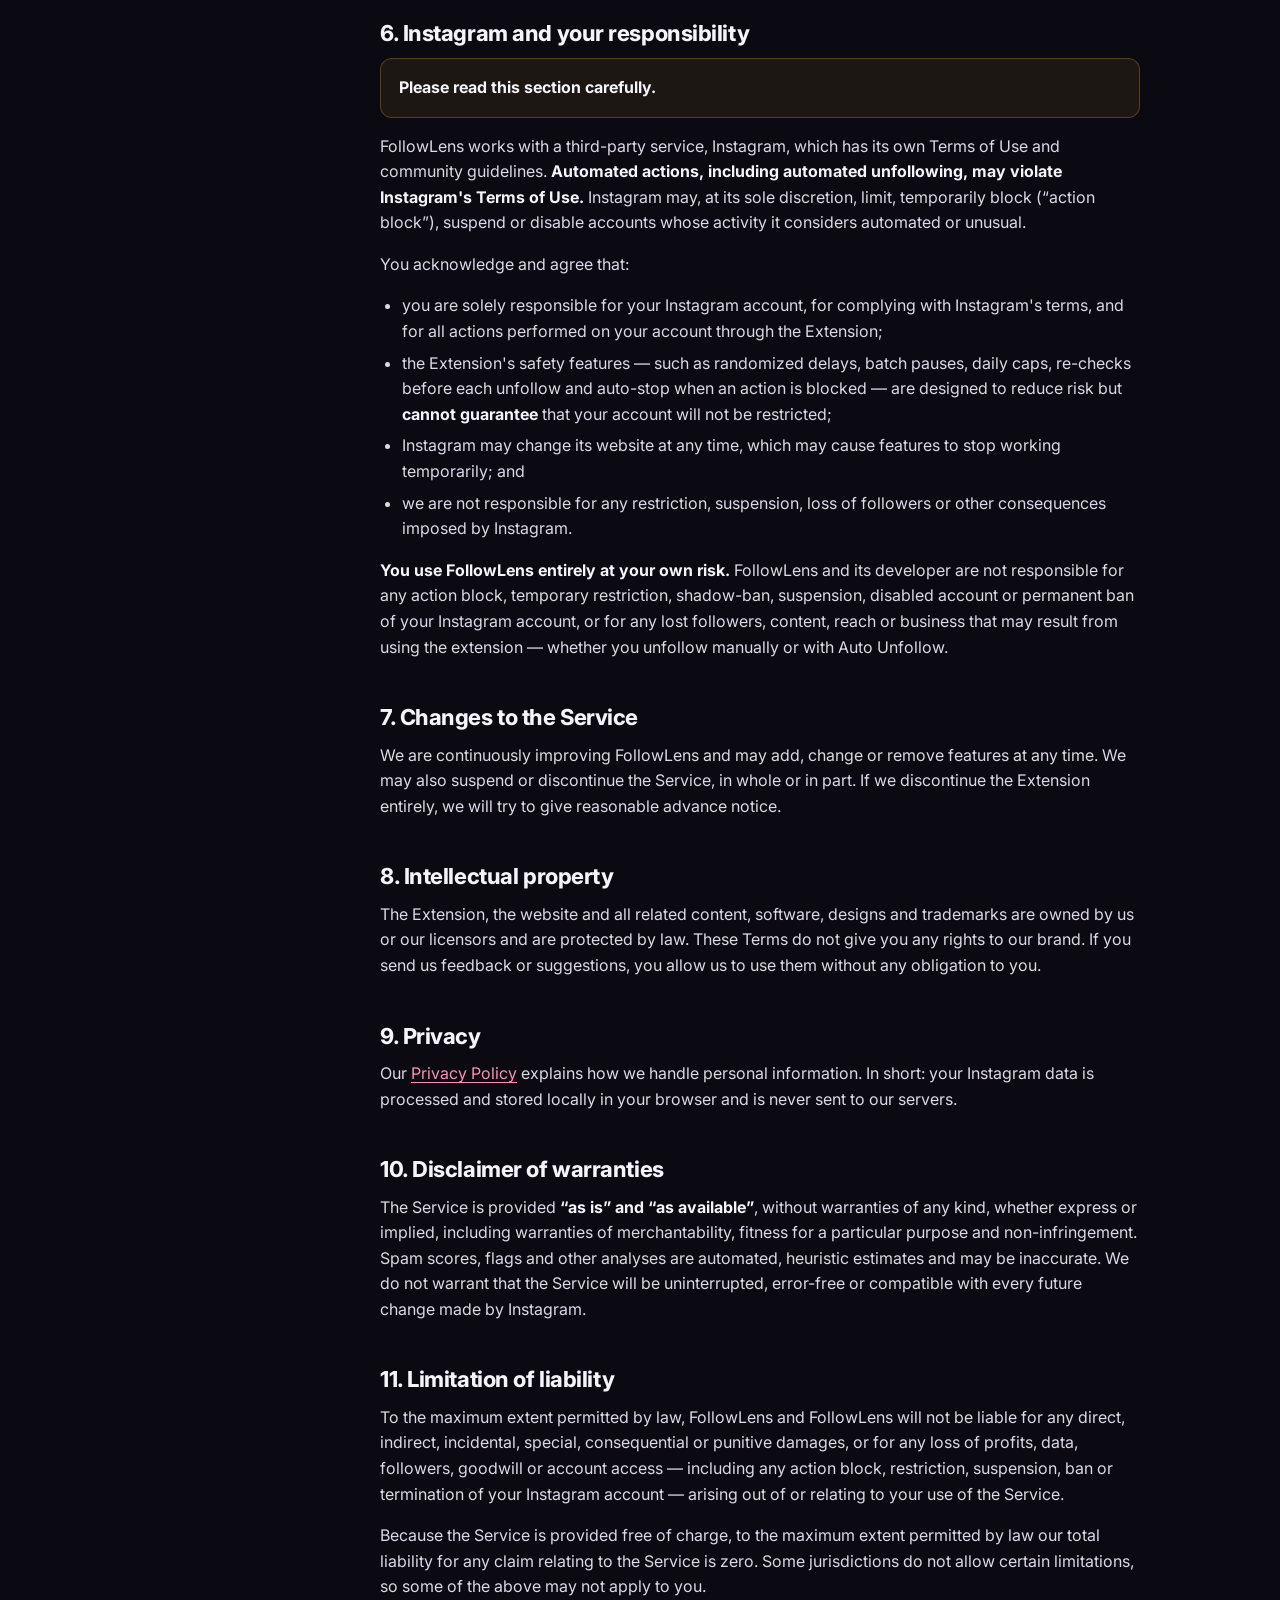
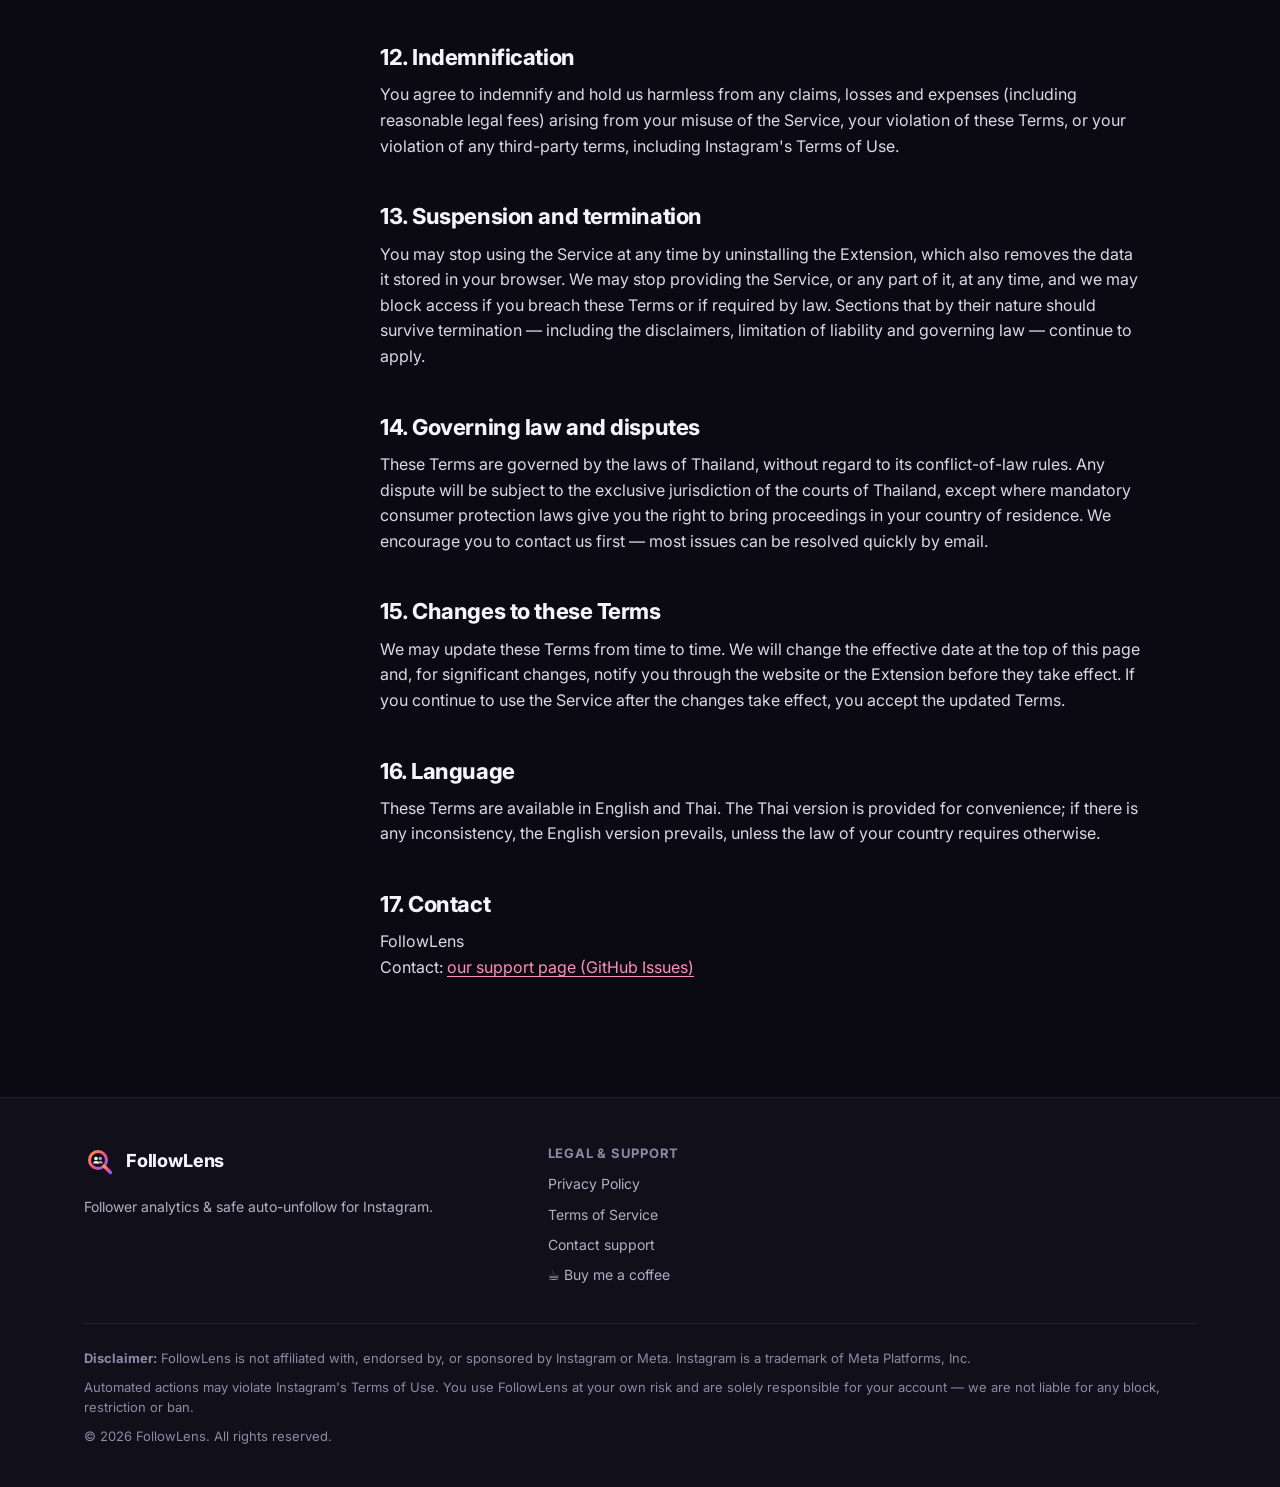
<file: terms.html>
<!doctype html>
<html lang="en">
<head>
  <meta charset="utf-8">
  <meta name="viewport" content="width=device-width, initial-scale=1">
  <title data-i18n="terms.title">Terms of Service — FollowLens</title>
  <meta name="description" content="The terms that apply when you use FollowLens, including subscriptions, cancellation, refunds and your responsibilities on Instagram." data-i18n-attr="content:terms.desc">
  <meta name="theme-color" content="#0b0a12">
  <meta name="color-scheme" content="dark">
  <link rel="canonical" href="https://jomkongvut.github.io/followlens-policy/terms.html">
  <link rel="icon" href="assets/favicon.svg" type="image/svg+xml">
  <meta property="og:type" content="website">
  <meta property="og:site_name" content="FollowLens">
  <meta property="og:title" content="Terms of Service — FollowLens" data-i18n-attr="content:terms.title">
  <meta property="og:description" content="The terms that apply when you use FollowLens, including subscriptions, cancellation, refunds and your responsibilities on Instagram." data-i18n-attr="content:terms.desc">
  <meta property="og:url" content="https://jomkongvut.github.io/followlens-policy/terms.html">
  <meta property="og:image" content="https://jomkongvut.github.io/followlens-policy/assets/og-image.png">
  <meta property="og:image:width" content="1200">
  <meta property="og:image:height" content="630">
  <meta property="og:locale" content="en_US">
  <meta property="og:locale:alternate" content="th_TH">
  <meta name="twitter:card" content="summary_large_image">
  <link rel="preconnect" href="https://fonts.googleapis.com">
  <link rel="preconnect" href="https://fonts.gstatic.com" crossorigin>
  <link rel="stylesheet" href="https://fonts.googleapis.com/css2?family=Inter:wght@400..800&family=Noto+Sans+Thai:wght@400..800&display=swap">
  <link rel="stylesheet" href="assets/styles.css?v=20261001c">
  <script src="assets/config.js?v=20261001c" defer></script>
  <script src="assets/i18n.js?v=20261001c" defer></script>
  <script src="assets/main.js?v=20261001c" defer></script>
</head>
<body>
  <a class="skip-link" href="#main" data-i18n="common.skip">Skip to content</a>
  <header class="site-header">
    <div class="container header-inner">
      <a aria-label="FollowLens home" class="brand" href="index.html" data-i18n-attr="aria-label:brand.home"><svg viewBox="0 0 64 64" aria-hidden="true" focusable="false"><defs><linearGradient id="flg1" x1="0" y1="0" x2="1" y2="1"><stop offset="0" stop-color="#ff9a3c"/><stop offset=".5" stop-color="#ff4f8b"/><stop offset="1" stop-color="#8b5cf6"/></linearGradient></defs><circle cx="28" cy="28" r="17" fill="none" stroke="url(#flg1)" stroke-width="6"/><path d="M40.5 40.5 53 53" stroke="url(#flg1)" stroke-width="7" stroke-linecap="round"/><circle cx="24" cy="25" r="3.6" fill="#fff"/><circle cx="32.5" cy="25" r="3.6" fill="#fff" fill-opacity=".6"/><path d="M18.5 35a5.5 5 0 0 1 11 0z" fill="#fff"/><path d="M27 35a5.5 5 0 0 1 11 0z" fill="#fff" fill-opacity=".6"/></svg><span class="brand-name">FollowLens</span></a>
      <nav aria-label="Main navigation" class="main-nav" id="main-nav" data-i18n-attr="aria-label:nav.aria">
        <ul>
          <li><a href="privacy.html" data-i18n="footer.privacy">Privacy Policy</a></li>
          <li><a href="terms.html" data-i18n="footer.terms">Terms of Service</a></li>
          <li><a href="https://github.com/jomkongvut/followlens-policy/issues" target="_blank" rel="noopener" data-config-mailto data-i18n="footer.contact">Contact support</a></li>
        </ul>
      </nav>
      <div class="header-actions">
        <div aria-label="Language" class="lang-toggle" role="group" data-i18n-attr="aria-label:lang.label">
          <button type="button" data-set-lang="en" lang="en" aria-label="English" aria-pressed="true">EN</button>
          <span class="lang-sep" aria-hidden="true"></span>
          <button type="button" data-set-lang="th" lang="th" aria-label="ภาษาไทย" aria-pressed="false">TH</button>
        </div>
        <button aria-label="Open menu" class="menu-btn" type="button" aria-controls="main-nav" aria-expanded="false" data-i18n-attr="aria-label:nav.menu"><svg class="icon-open" viewBox="0 0 24 24" fill="none" stroke="currentColor" stroke-width="2" stroke-linecap="round" stroke-linejoin="round" aria-hidden="true" focusable="false"><path d="M4 7h16M4 12h16M4 17h16"/></svg><svg class="icon-close" viewBox="0 0 24 24" fill="none" stroke="currentColor" stroke-width="2" stroke-linecap="round" stroke-linejoin="round" aria-hidden="true" focusable="false"><path d="M6 6l12 12M18 6 6 18"/></svg></button>
      </div>
    </div>
  </header>

  <main id="main">
    <div class="container">
      <header class="page-hero">
        <h1 data-i18n="terms.h1">Terms of Service</h1>
        <p class="free-note" data-free-only data-i18n-html="terms.freeNote"><strong>Current version:</strong> FollowLens is 100% free. There is no sign-in, no payment and no subscription, and none of your data is sent to our servers — everything stays in your browser.</p>
        <p class="page-meta" data-i18n="legal.effective">Effective date: October 1, 2026</p>
      </header>
      <div class="legal-layout">
        <nav class="toc" aria-labelledby="toc-title">
          <h2 id="toc-title" data-i18n="toc.title">On this page</h2>
          <ol>
            <li><a href="#agreement" data-i18n="terms.agreement.h">1. Agreement to these Terms</a></li>
            <li><a href="#service" data-i18n="terms.service.h">2. The Service</a></li>
            <li><a href="#eligibility" data-i18n="terms.eligibility.h">3. Eligibility and your account</a></li>
            <li><a href="#license" data-i18n="terms.license.h">4. License</a></li>
            <li><a href="#use" data-i18n="terms.use.h">5. Acceptable use</a></li>
            <li><a href="#instagram" data-i18n="terms.instagram.h">6. Instagram and your responsibility</a></li>
            <li data-paid><a href="#plans" data-i18n="terms.plans.h">7. Plans, payments and auto-renewal</a></li>
            <li data-paid><a href="#cancel" data-i18n="terms.cancel.h">8. Cancellation</a></li>
            <li data-paid><a href="#refunds" data-i18n="terms.refunds.h">9. Refund policy</a></li>
            <li><a href="#svcchanges" data-i18n="terms.svcchanges.h">10. Changes to the Service</a></li>
            <li><a href="#ip" data-i18n="terms.ip.h">11. Intellectual property</a></li>
            <li><a href="#privacy" data-i18n="terms.privacy.h">12. Privacy</a></li>
            <li><a href="#warranty" data-i18n="terms.warranty.h">13. Disclaimer of warranties</a></li>
            <li><a href="#liability" data-i18n="terms.liability.h">14. Limitation of liability</a></li>
            <li><a href="#indemnity" data-i18n="terms.indemnity.h">15. Indemnification</a></li>
            <li><a href="#termination" data-i18n="terms.termination.h">16. Suspension and termination</a></li>
            <li><a href="#law" data-i18n="terms.law.h">17. Governing law and disputes</a></li>
            <li><a href="#changes" data-i18n="terms.changes.h">18. Changes to these Terms</a></li>
            <li><a href="#language" data-i18n="terms.language.h">19. Language</a></li>
            <li><a href="#contact" data-i18n="terms.contact.h">20. Contact</a></li>
          </ol>
        </nav>
        <article class="prose">
          <p class="lead" data-i18n="terms.intro">These Terms of Service (the “Terms”) govern your use of the FollowLens browser extension (the “Extension”), the FollowLens website and any related services (together, the “Service”), operated by FollowLens (“FollowLens”, “we”, “us” or “our”). Please read them carefully.</p>
          <section id="agreement" aria-labelledby="h-agreement">
            <h2 id="h-agreement" data-i18n="terms.agreement.h">1. Agreement to these Terms</h2>
            <div data-i18n-html="terms.agreement.body"><p>By installing or using the Extension, creating an account or purchasing a paid plan, you agree to these Terms and to our <a href="privacy.html">Privacy Policy</a>. If you do not agree, do not use the Service.</p></div>
          </section>
          <section id="service" aria-labelledby="h-service">
            <h2 id="h-service" data-i18n="terms.service.h">2. The Service</h2>
            <div data-i18n-html="terms.service.body"><p>FollowLens is a browser extension that runs on instagram.com in your own logged-in browser. It helps you analyze the accounts you follow and the accounts that follow you, flags accounts that may be inactive or spam, and lets you unfollow accounts manually or through an automated queue with safety limits. Some features are available only on paid plans (“Pro”).</p><div class="callout"><p><strong>FollowLens is not affiliated with, endorsed by, or sponsored by Instagram or Meta.</strong> Instagram is a trademark of Meta Platforms, Inc.</p></div></div>
          </section>
          <section id="eligibility" aria-labelledby="h-eligibility">
            <h2 id="h-eligibility" data-i18n="terms.eligibility.h">3. Eligibility and your account</h2>
            <div data-i18n-html="terms.eligibility.body"><p>You must be at least 18 years old, or the age of majority where you live, to purchase a paid plan. If you are younger, you may use the Service only with the involvement of a parent or guardian, and in any case you must meet Instagram's minimum age requirements. You sign in to FollowLens with your Google account. You are responsible for all activity under your account and for keeping access to your Google account secure.</p></div>
          </section>
          <section id="license" aria-labelledby="h-license">
            <h2 id="h-license" data-i18n="terms.license.h">4. License</h2>
            <div data-i18n-html="terms.license.body"><p>Subject to these Terms, we grant you a personal, limited, non-exclusive, non-transferable and revocable license to install and use the Extension to manage your own Instagram account(s). You may not:</p><ul><li>copy, modify, distribute, sell, rent or sublicense the Extension;</li><li>reverse engineer or decompile the Extension, except to the extent this restriction is prohibited by law;</li><li>bypass or tamper with license checks, plan limits or safety limits; or</li><li>share your Pro access with other people or resell it.</li></ul></div>
          </section>
          <section id="use" aria-labelledby="h-use">
            <h2 id="h-use" data-i18n="terms.use.h">5. Acceptable use</h2>
            <div data-i18n-html="terms.use.body"><p>You agree not to use the Service to:</p><ul><li>send spam, harass others or engage in any abusive or deceptive behaviour;</li><li>manage accounts that you do not own or are not authorized to manage;</li><li>collect, sell or publish other people's personal data;</li><li>break any law or infringe anyone's rights; or</li><li>interfere with, overload or attempt to gain unauthorized access to our systems.</li></ul></div>
          </section>
          <section id="instagram" aria-labelledby="h-instagram">
            <h2 id="h-instagram" data-i18n="terms.instagram.h">6. Instagram and your responsibility</h2>
            <div data-i18n-html="terms.instagram.body"><div class="callout warn"><p><strong>Please read this section carefully.</strong></p></div><p>FollowLens works with a third-party service, Instagram, which has its own Terms of Use and community guidelines. <strong>Automated actions, including automated unfollowing, may violate Instagram's Terms of Use.</strong> Instagram may, at its sole discretion, limit, temporarily block (“action block”), suspend or disable accounts whose activity it considers automated or unusual.</p><p>You acknowledge and agree that:</p><ul><li>you are solely responsible for your Instagram account, for complying with Instagram's terms, and for all actions performed on your account through the Extension;</li><li>the Extension's safety features — such as randomized delays, batch pauses, daily caps, re-checks before each unfollow and auto-stop when an action is blocked — are designed to reduce risk but <strong>cannot guarantee</strong> that your account will not be restricted;</li><li>Instagram may change its website at any time, which may cause features to stop working temporarily; and</li><li>we are not responsible for any restriction, suspension, loss of followers or other consequences imposed by Instagram.</li></ul></div>
          </section>
          <section id="plans" data-paid aria-labelledby="h-plans">
            <h2 id="h-plans" data-i18n="terms.plans.h">7. Plans, payments and auto-renewal</h2>
            <div data-i18n-html="terms.plans.body"><p><strong>Free plan.</strong> The Free plan is provided at no cost and includes the daily usage limits described on our website. We may change what the Free plan includes at any time.</p><p><strong>Pro subscriptions (Monthly and Yearly).</strong> Subscriptions are billed in advance and <strong>renew automatically</strong> at the end of each billing period at the then-current price, until you cancel. By subscribing, you authorize us and our payment processor, Stripe, to charge your payment method for each renewal. If we change the price of your plan, we will notify you in advance, and the new price will apply from your next billing period.</p><p><strong>Lifetime plan.</strong> The Lifetime plan is a one-time payment that gives you access to Pro features for as long as we continue to offer the Extension. It is not a subscription and does not renew. PromptPay is available for the Lifetime plan.</p><p><strong>Payments.</strong> All payments are processed by Stripe. Prices may include or exclude taxes depending on your location, as shown at checkout. If a renewal payment fails, Pro features may be paused until payment succeeds.</p></div>
          </section>
          <section id="cancel" data-paid aria-labelledby="h-cancel">
            <h2 id="h-cancel" data-i18n="terms.cancel.h">8. Cancellation</h2>
            <div data-i18n-html="terms.cancel.body"><p>You can cancel a subscription at any time from the Extension: open your avatar menu and choose <strong>“Manage subscription & invoices”</strong> to go to the Stripe customer portal. You can also email us for help. Cancellation takes effect at the end of your current billing period — you keep Pro access until then and will not be charged again. Except as described in the Refund policy below or as required by law, we do not provide refunds or credits for partial billing periods.</p></div>
          </section>
          <section id="refunds" data-paid aria-labelledby="h-refunds">
            <h2 id="h-refunds" data-i18n="terms.refunds.h">9. Refund policy</h2>
            <div data-i18n-html="terms.refunds.body"><p><strong>7-day refund on your first purchase.</strong> If you are not satisfied, email <a href="https://github.com/jomkongvut/followlens-policy/issues">our support page (GitHub Issues)</a> within 7 days of your first purchase of any Pro plan (Monthly, Yearly or Lifetime), from the email address linked to your account, and we will issue a full refund. Your Pro access ends when the refund is processed.</p><p>Renewal charges and later purchases are generally non-refundable, but we may issue a refund at our discretion — for example, in case of a billing error. We may refuse refund requests that appear abusive, such as repeated purchase-and-refund cycles. Refunds are returned to the original payment method; timing depends on your bank or payment provider. Please contact us before filing a chargeback so we can help.</p><p>Nothing in this policy limits any rights you have under mandatory consumer protection laws in your country.</p></div>
          </section>
          <section id="svcchanges" aria-labelledby="h-svcchanges">
            <h2 id="h-svcchanges" data-i18n="terms.svcchanges.h">10. Changes to the Service</h2>
            <div data-i18n-html="terms.svcchanges.body"><p>We are continuously improving FollowLens and may add, change or remove features at any time. We may also suspend or discontinue the Service, in whole or in part. If we discontinue the Extension entirely, we will try to give reasonable advance notice.</p></div>
          </section>
          <section id="ip" aria-labelledby="h-ip">
            <h2 id="h-ip" data-i18n="terms.ip.h">11. Intellectual property</h2>
            <div data-i18n-html="terms.ip.body"><p>The Extension, the website and all related content, software, designs and trademarks are owned by us or our licensors and are protected by law. These Terms do not give you any rights to our brand. If you send us feedback or suggestions, you allow us to use them without any obligation to you.</p></div>
          </section>
          <section id="privacy" aria-labelledby="h-privacy">
            <h2 id="h-privacy" data-i18n="terms.privacy.h">12. Privacy</h2>
            <div data-i18n-html="terms.privacy.body"><p>Our <a href="privacy.html">Privacy Policy</a> explains how we handle personal information. In short: your Instagram data is processed and stored locally in your browser and is never sent to our servers.</p></div>
          </section>
          <section id="warranty" aria-labelledby="h-warranty">
            <h2 id="h-warranty" data-i18n="terms.warranty.h">13. Disclaimer of warranties</h2>
            <div data-i18n-html="terms.warranty.body"><p>The Service is provided <strong>“as is” and “as available”</strong>, without warranties of any kind, whether express or implied, including warranties of merchantability, fitness for a particular purpose and non-infringement. Spam scores, flags and other analyses are automated, heuristic estimates and may be inaccurate. We do not warrant that the Service will be uninterrupted, error-free or compatible with every future change made by Instagram.</p></div>
          </section>
          <section id="liability" aria-labelledby="h-liability">
            <h2 id="h-liability" data-i18n="terms.liability.h">14. Limitation of liability</h2>
            <div data-i18n-html="terms.liability.body"><p>To the maximum extent permitted by law, FollowLens and FollowLens will not be liable for any indirect, incidental, special, consequential or punitive damages, or for any loss of profits, data, followers, goodwill or account access — including any restriction, suspension or termination of your Instagram account — arising out of or relating to your use of the Service.</p><p>To the maximum extent permitted by law, our total liability for any claim relating to the Service is limited to the amount you paid us for the Service in the 12 months before the event giving rise to the claim. Some jurisdictions do not allow certain limitations, so some of the above may not apply to you.</p></div>
          </section>
          <section id="indemnity" aria-labelledby="h-indemnity">
            <h2 id="h-indemnity" data-i18n="terms.indemnity.h">15. Indemnification</h2>
            <div data-i18n-html="terms.indemnity.body"><p>You agree to indemnify and hold us harmless from any claims, losses and expenses (including reasonable legal fees) arising from your misuse of the Service, your violation of these Terms, or your violation of any third-party terms, including Instagram's Terms of Use.</p></div>
          </section>
          <section id="termination" aria-labelledby="h-termination">
            <h2 id="h-termination" data-i18n="terms.termination.h">16. Suspension and termination</h2>
            <div data-i18n-html="terms.termination.body"><p>You may stop using the Service at any time by uninstalling the Extension. We may suspend or terminate your access if you breach these Terms or if required by law. If we terminate your access without cause, we will refund any prepaid fees for the unused portion of your subscription. Sections that by their nature should survive termination — including the disclaimers, limitation of liability and governing law — will survive.</p></div>
          </section>
          <section id="law" aria-labelledby="h-law">
            <h2 id="h-law" data-i18n="terms.law.h">17. Governing law and disputes</h2>
            <div data-i18n-html="terms.law.body"><p>These Terms are governed by the laws of Thailand, without regard to its conflict-of-law rules. Any dispute will be subject to the exclusive jurisdiction of the courts of Thailand, except where mandatory consumer protection laws give you the right to bring proceedings in your country of residence. We encourage you to contact us first — most issues can be resolved quickly by email.</p></div>
          </section>
          <section id="changes" aria-labelledby="h-changes">
            <h2 id="h-changes" data-i18n="terms.changes.h">18. Changes to these Terms</h2>
            <div data-i18n-html="terms.changes.body"><p>We may update these Terms from time to time. We will change the effective date at the top of this page and, for significant changes, notify you through the website or the Extension before they take effect. If you continue to use the Service after the changes take effect, you accept the updated Terms.</p></div>
          </section>
          <section id="language" aria-labelledby="h-language">
            <h2 id="h-language" data-i18n="terms.language.h">19. Language</h2>
            <div data-i18n-html="terms.language.body"><p>These Terms are available in English and Thai. The Thai version is provided for convenience; if there is any inconsistency, the English version prevails, unless the law of your country requires otherwise.</p></div>
          </section>
          <section id="contact" aria-labelledby="h-contact">
            <h2 id="h-contact" data-i18n="terms.contact.h">20. Contact</h2>
            <div data-i18n-html="terms.contact.body"><p>FollowLens<br>Email: <a href="https://github.com/jomkongvut/followlens-policy/issues">our support page (GitHub Issues)</a></p></div>
          </section>
        </article>
      </div>
    </div>
  </main>

  <footer class="site-footer">
    <div class="container">
      <div class="footer-grid">
        <div class="footer-brand">
          <a aria-label="FollowLens home" class="brand" href="index.html" data-i18n-attr="aria-label:brand.home"><svg viewBox="0 0 64 64" aria-hidden="true" focusable="false"><defs><linearGradient id="flg2" x1="0" y1="0" x2="1" y2="1"><stop offset="0" stop-color="#ff9a3c"/><stop offset=".5" stop-color="#ff4f8b"/><stop offset="1" stop-color="#8b5cf6"/></linearGradient></defs><circle cx="28" cy="28" r="17" fill="none" stroke="url(#flg2)" stroke-width="6"/><path d="M40.5 40.5 53 53" stroke="url(#flg2)" stroke-width="7" stroke-linecap="round"/><circle cx="24" cy="25" r="3.6" fill="#fff"/><circle cx="32.5" cy="25" r="3.6" fill="#fff" fill-opacity=".6"/><path d="M18.5 35a5.5 5 0 0 1 11 0z" fill="#fff"/><path d="M27 35a5.5 5 0 0 1 11 0z" fill="#fff" fill-opacity=".6"/></svg><span class="brand-name">FollowLens</span></a>
          <p data-i18n="brand.tagline">Follower analytics &amp; safe auto-unfollow for Instagram.</p>
        </div>
        <div class="footer-col">
          <h2 data-i18n="footer.legal">Legal &amp; support</h2>
          <ul>
            <li><a href="privacy.html" data-i18n="footer.privacy">Privacy Policy</a></li>
            <li><a href="terms.html" data-i18n="footer.terms">Terms of Service</a></li>
            <li><a href="https://github.com/jomkongvut/followlens-policy/issues" target="_blank" rel="noopener" data-config-mailto data-i18n="footer.contact">Contact support</a></li>
            <li><a href="https://buymeacoffee.com/jomkongvut" data-config-href="donateUrl" target="_blank" rel="noopener" data-i18n="footer.donate">☕ Buy me a coffee</a></li>
          </ul>
        </div>
      </div>
      <div class="disclaimer">
        <p data-i18n-html="footer.disclaimer"><strong>Disclaimer:</strong> FollowLens is not affiliated with, endorsed by, or sponsored by Instagram or Meta. Instagram is a trademark of Meta Platforms, Inc.</p>
        <p data-i18n="footer.risk">Automated actions may violate Instagram's Terms of Use. You use FollowLens at your own risk and are solely responsible for your account — we are not liable for any block, restriction or ban.</p>
        <p data-i18n="footer.rights">© 2026 FollowLens. All rights reserved.</p>
      </div>
    </div>
  </footer>
</body>
</html>
</file>
<file: assets/styles.css>
/* ==========================================================================
   FollowLens — shared stylesheet
   ========================================================================== */

:root {
  color-scheme: dark;

  /* Surfaces */
  --bg: #0b0a12;
  --bg-elev: #110f1a;
  --surface: #17151f;
  --surface-2: #1f1c2b;
  --surface-3: #2a2639;
  --border: rgba(255, 255, 255, 0.08);
  --border-strong: rgba(255, 255, 255, 0.16);

  /* Text */
  --text: #f5f3fb;
  --text-muted: #b3aec6;
  --text-dim: #8f89a6;

  /* Brand */
  --brand-orange: #ff9a3c;
  --brand-pink: #ff4f8b;
  --brand-purple: #8b5cf6;
  --brand-grad: linear-gradient(135deg, #ff9a3c 0%, #ff4f8b 50%, #8b5cf6 100%);
  --btn-grad: linear-gradient(135deg, #ff9a45 0%, #ff5c8f 100%);
  --on-brand: #17101d;

  /* Status */
  --success: #34d399;
  --warning: #fbbf24;
  --danger: #f87171;
  --info: #60a5fa;

  /* Misc */
  --focus: #ffd166;
  --radius-sm: 8px;
  --radius: 14px;
  --radius-lg: 22px;
  --shadow: 0 20px 60px -20px rgba(0, 0, 0, 0.7);
  --shadow-glow: 0 30px 90px -30px rgba(255, 79, 139, 0.45);
  --container: 1160px;
  --gutter: 16px;
  --header-h: 64px;

  --font: "Inter", "Noto Sans Thai", system-ui, -apple-system, "Segoe UI", Roboto, "Helvetica Neue", Arial, sans-serif;
}

/* -------------------------------------------------------------- Reset --- */
*, *::before, *::after { box-sizing: border-box; }
html { -webkit-text-size-adjust: 100%; scroll-behavior: smooth; scroll-padding-top: calc(var(--header-h) + 16px); }
@media (prefers-reduced-motion: reduce) {
  html { scroll-behavior: auto; }
  *, *::before, *::after { animation: none !important; transition: none !important; }
}
body {
  margin: 0;
  min-height: 100vh;
  display: flex;
  flex-direction: column;
  background: var(--bg);
  color: var(--text);
  font-family: var(--font);
  font-size: 16px;
  line-height: 1.6;
  -webkit-font-smoothing: antialiased;
  overflow-x: hidden;
}
html[lang="th"] body { line-height: 1.75; }
main { flex: 1 0 auto; }
img, svg { display: block; max-width: 100%; }
a { color: #ff8fb4; text-decoration: underline; text-decoration-thickness: 1px; text-underline-offset: 3px; }
a:hover { color: #ffb3cc; }
h1, h2, h3, h4 { line-height: 1.2; margin: 0 0 0.5em; letter-spacing: -0.02em; font-weight: 750; }
html[lang="th"] h1, html[lang="th"] h2, html[lang="th"] h3 { letter-spacing: 0; line-height: 1.35; }
p { margin: 0 0 1em; }
button { font: inherit; color: inherit; }

:focus-visible { outline: 3px solid var(--focus); outline-offset: 3px; border-radius: 6px; }

.sr-only {
  position: absolute !important; width: 1px; height: 1px; padding: 0; margin: -1px;
  overflow: hidden; clip: rect(0 0 0 0); white-space: nowrap; border: 0;
}
.skip-link {
  position: absolute; left: 16px; top: -60px; z-index: 100;
  background: var(--text); color: var(--bg); padding: 10px 14px; border-radius: var(--radius-sm);
  font-weight: 600; text-decoration: none;
}
.skip-link:focus { top: 12px; color: var(--bg); }

.container { width: 100%; max-width: var(--container); margin: 0 auto; padding: 0 var(--gutter); }
@media (min-width: 768px) { :root { --gutter: 24px; } }

.grad-text {
  background: var(--brand-grad);
  -webkit-background-clip: text; background-clip: text;
  color: transparent;
}

/* ------------------------------------------------------------- Buttons --- */
.btn {
  display: inline-flex; align-items: center; justify-content: center; gap: 8px;
  min-height: 44px; padding: 10px 20px;
  border-radius: 999px; border: 1px solid transparent;
  font-weight: 650; font-size: 15px; line-height: 1.2; text-decoration: none; text-align: center;
  cursor: pointer; transition: transform .15s ease, box-shadow .15s ease, background-color .15s ease, border-color .15s ease;
}
.btn:hover { transform: translateY(-1px); }
.btn-primary { background: var(--btn-grad); color: var(--on-brand); box-shadow: 0 10px 30px -10px rgba(255, 92, 143, 0.7); }
.btn-primary:hover { color: var(--on-brand); box-shadow: 0 14px 36px -10px rgba(255, 92, 143, 0.85); }
.btn-ghost { background: rgba(255, 255, 255, 0.04); border-color: var(--border-strong); color: var(--text); }
.btn-ghost:hover { background: rgba(255, 255, 255, 0.08); color: var(--text); }
.btn-lg { min-height: 52px; padding: 14px 26px; font-size: 16px; }
.btn-sm { min-height: 38px; padding: 8px 14px; font-size: 14px; }
.btn-block { width: 100%; }
.btn svg { width: 18px; height: 18px; flex: none; }

/* -------------------------------------------------------------- Header --- */
.site-header {
  position: sticky; top: 0; z-index: 50;
  background: rgba(11, 10, 18, 0.78);
  -webkit-backdrop-filter: saturate(160%) blur(14px); backdrop-filter: saturate(160%) blur(14px);
  border-bottom: 1px solid var(--border);
}
.header-inner { display: flex; align-items: center; gap: 12px; min-height: var(--header-h); }
.brand { display: inline-flex; align-items: center; gap: 10px; color: var(--text); text-decoration: none; font-weight: 750; font-size: 18px; letter-spacing: -0.01em; flex: none; }
.brand:hover { color: var(--text); }
.brand svg { width: 32px; height: 32px; }
.main-nav { margin-left: auto; }
.main-nav ul { display: flex; gap: 4px; list-style: none; margin: 0; padding: 0; }
.main-nav a { display: block; padding: 8px 12px; border-radius: 8px; color: var(--text-muted); text-decoration: none; font-size: 15px; font-weight: 550; }
.main-nav a:hover { color: var(--text); background: rgba(255, 255, 255, 0.05); }
.header-actions { display: flex; align-items: center; gap: 10px; flex: none; }

.lang-toggle {
  display: inline-flex; align-items: center; padding: 3px;
  border: 1px solid var(--border-strong); border-radius: 999px; background: rgba(255, 255, 255, 0.03);
}
.lang-toggle button {
  border: 0; background: transparent; cursor: pointer;
  min-width: 40px; min-height: 32px; padding: 4px 10px; border-radius: 999px;
  font-size: 13px; font-weight: 700; letter-spacing: 0.04em; color: var(--text-muted);
}
.lang-toggle button[aria-pressed="true"] { background: var(--text); color: var(--bg); }
.lang-toggle button:not([aria-pressed="true"]):hover { color: var(--text); }
.lang-sep { width: 1px; height: 14px; background: var(--border-strong); margin: 0 1px; }
.lang-toggle button[aria-pressed="true"] + .lang-sep,
.lang-sep:has(+ button[aria-pressed="true"]) { visibility: hidden; }

.menu-btn {
  display: none; align-items: center; justify-content: center;
  width: 42px; height: 42px; border-radius: 10px; border: 1px solid var(--border-strong);
  background: rgba(255, 255, 255, 0.03); cursor: pointer; padding: 0;
}
.menu-btn svg { width: 20px; height: 20px; }
.menu-btn .icon-close { display: none; }
.menu-btn[aria-expanded="true"] .icon-open { display: none; }
.menu-btn[aria-expanded="true"] .icon-close { display: block; }

@media (max-width: 899px) {
  .menu-btn { display: inline-flex; }
  .header-cta { display: none; }
  .main-nav {
    display: none; position: absolute; left: 0; right: 0; top: 100%;
    background: var(--bg-elev); border-bottom: 1px solid var(--border);
    padding: 8px var(--gutter) 16px;
  }
  .main-nav.is-open { display: block; }
  .main-nav ul { flex-direction: column; gap: 2px; }
  .main-nav a { padding: 12px; font-size: 16px; }
  .header-actions { margin-left: auto; }
}
@media (max-width: 380px) {
  .brand-name { font-size: 16px; }
  .brand svg { width: 28px; height: 28px; }
  .header-actions { gap: 6px; }
  .lang-toggle button { min-width: 34px; padding: 4px 8px; }
}

/* ------------------------------------------------------------ Sections --- */
.section { padding: 72px 0; position: relative; }
@media (min-width: 900px) { .section { padding: 104px 0; } }
.section-alt { background: var(--bg-elev); border-top: 1px solid var(--border); border-bottom: 1px solid var(--border); }
.section-head { max-width: 720px; margin: 0 auto 44px; text-align: center; }
.section-head h2 { font-size: clamp(28px, 4.2vw, 42px); }
.section-head p { color: var(--text-muted); font-size: 17px; margin: 0; }
.eyebrow {
  display: inline-block; margin-bottom: 14px; padding: 5px 12px; border-radius: 999px;
  font-size: 13px; font-weight: 650; letter-spacing: 0.03em;
  color: #ffc1d5; background: rgba(255, 79, 139, 0.1); border: 1px solid rgba(255, 79, 139, 0.25);
}

/* ---------------------------------------------------------------- Hero --- */
.hero { padding: 56px 0 72px; position: relative; overflow: hidden; }
@media (min-width: 900px) { .hero { padding: 88px 0 104px; } }
.hero::before {
  content: ""; position: absolute; inset: -20% -10% auto; height: 720px; pointer-events: none;
  background:
    radial-gradient(40% 50% at 20% 30%, rgba(255, 154, 60, 0.18), transparent 70%),
    radial-gradient(40% 50% at 70% 20%, rgba(255, 79, 139, 0.2), transparent 70%),
    radial-gradient(40% 50% at 85% 60%, rgba(139, 92, 246, 0.22), transparent 70%);
  filter: blur(10px);
}
.hero-grid { position: relative; display: grid; gap: 48px; align-items: center; }
@media (min-width: 1000px) { .hero-grid { grid-template-columns: 1fr 1.1fr; gap: 56px; } }
.hero h1 { font-size: clamp(34px, 6vw, 60px); margin-bottom: 18px; }
.hero-lead { font-size: clamp(17px, 2vw, 19px); color: var(--text-muted); max-width: 560px; margin-bottom: 28px; }
.hero-ctas { display: flex; flex-wrap: wrap; gap: 12px; margin-bottom: 22px; }
.hero-trust { display: flex; flex-wrap: wrap; gap: 8px 20px; list-style: none; padding: 0; margin: 0; color: var(--text-muted); font-size: 14px; }
.hero-trust li { display: inline-flex; align-items: center; gap: 8px; }
.hero-trust svg { width: 16px; height: 16px; color: var(--success); flex: none; }
@media (max-width: 479px) { .hero-ctas .btn { width: 100%; } }

/* --------------------------------------------------------------- Mockup --- */
.mockup {
  position: relative; border-radius: var(--radius-lg); overflow: hidden;
  background: var(--surface); border: 1px solid var(--border-strong);
  box-shadow: var(--shadow), var(--shadow-glow);
  font-size: 13px; line-height: 1.4;
}
.mock-bar { display: flex; align-items: center; gap: 8px; padding: 10px 14px; background: var(--surface-2); border-bottom: 1px solid var(--border); }
.mock-dots { display: flex; gap: 6px; }
.mock-dots span { width: 10px; height: 10px; border-radius: 50%; background: #3a3550; }
.mock-url { flex: 1; min-width: 0; margin-left: 8px; padding: 4px 12px; border-radius: 999px; background: var(--bg); color: var(--text-dim); font-size: 12px; white-space: nowrap; overflow: hidden; text-overflow: ellipsis; }
.mock-body { padding: 16px; }
.mock-top { display: flex; align-items: center; justify-content: space-between; gap: 10px; margin-bottom: 14px; }
.mock-title { display: flex; align-items: center; gap: 8px; font-weight: 700; font-size: 14px; }
.mock-title svg { width: 22px; height: 22px; }
.mock-scan { display: inline-flex; align-items: center; gap: 6px; padding: 4px 10px; border-radius: 999px; background: rgba(52, 211, 153, 0.12); color: var(--success); font-size: 12px; font-weight: 600; white-space: nowrap; }
.mock-scan::before { content: ""; width: 6px; height: 6px; border-radius: 50%; background: currentColor; }
.stat-grid { display: grid; grid-template-columns: repeat(2, minmax(0, 1fr)); gap: 8px; margin-bottom: 14px; }
@media (min-width: 520px) { .stat-grid { grid-template-columns: repeat(3, minmax(0, 1fr)); } }
@media (min-width: 1200px) { .stat-grid { grid-template-columns: repeat(5, minmax(0, 1fr)); } }
.stat { padding: 10px 12px; border-radius: 10px; background: var(--surface-2); border: 1px solid var(--border); min-width: 0; }
.stat-label { display: block; color: var(--text-dim); font-size: 11px; font-weight: 600; white-space: nowrap; overflow: hidden; text-overflow: ellipsis; }
.stat-value { display: block; font-size: 20px; font-weight: 750; letter-spacing: -0.02em; margin-top: 2px; }
.stat.is-warn .stat-value { color: #ff8fb4; }
.stat.is-alert .stat-value { color: var(--warning); }
.stat.is-danger .stat-value { color: var(--danger); }
.mock-tabs { display: flex; gap: 6px; margin-bottom: 10px; overflow: hidden; }
.mock-tab { padding: 5px 10px; border-radius: 999px; font-size: 12px; font-weight: 600; color: var(--text-dim); background: transparent; border: 1px solid var(--border); white-space: nowrap; }
.mock-tab.is-active { color: var(--on-brand); background: var(--btn-grad); border-color: transparent; }
.mock-rows { list-style: none; margin: 0; padding: 0; border: 1px solid var(--border); border-radius: 12px; overflow: hidden; }
.mock-row { display: flex; align-items: center; gap: 10px; padding: 10px 12px; background: var(--surface); }
.mock-row + .mock-row { border-top: 1px solid var(--border); }
.avatar { width: 34px; height: 34px; border-radius: 50%; flex: none; }
.avatar.a1 { background: linear-gradient(135deg, #ffb35c, #ff4f8b); }
.avatar.a2 { background: linear-gradient(135deg, #5eead4, #3b82f6); }
.avatar.a3 { background: #34304a; color: #6f6890; display: grid; place-items: center; overflow: hidden; }
.avatar.a3 svg { width: 26px; height: 26px; margin-top: 6px; }
.avatar.a4 { background: linear-gradient(135deg, #a78bfa, #f472b6); }
.avatar.a5 { background: linear-gradient(135deg, #facc15, #f97316); }
.mock-user { flex: 1; min-width: 0; }
.mock-handle { display: block; font-weight: 650; white-space: nowrap; overflow: hidden; text-overflow: ellipsis; }
.mock-name { display: block; color: var(--text-dim); font-size: 12px; white-space: nowrap; overflow: hidden; text-overflow: ellipsis; }
.mock-badges { display: none; gap: 4px; flex-wrap: wrap; justify-content: flex-end; }
@media (min-width: 440px) { .mock-badges { display: flex; } }
.badge { display: inline-flex; align-items: center; padding: 2px 8px; border-radius: 999px; font-size: 11px; font-weight: 650; white-space: nowrap; border: 1px solid transparent; }
.badge-pink { color: #ffb3cc; background: rgba(255, 79, 139, 0.12); border-color: rgba(255, 79, 139, 0.25); }
.badge-amber { color: #fcd34d; background: rgba(251, 191, 36, 0.12); border-color: rgba(251, 191, 36, 0.25); }
.badge-red { color: #fca5a5; background: rgba(248, 113, 113, 0.12); border-color: rgba(248, 113, 113, 0.28); }
.badge-green { color: #6ee7b7; background: rgba(52, 211, 153, 0.12); border-color: rgba(52, 211, 153, 0.25); }
.badge-violet { color: #c4b5fd; background: rgba(139, 92, 246, 0.14); border-color: rgba(139, 92, 246, 0.3); }
.mock-action { flex: none; padding: 5px 10px; border-radius: 8px; font-size: 12px; font-weight: 650; color: var(--text); background: var(--surface-3); border: 1px solid var(--border-strong); }
.mock-action.is-safe { color: var(--success); background: rgba(52, 211, 153, 0.1); border-color: rgba(52, 211, 153, 0.25); }
.mock-queue { display: flex; align-items: center; gap: 10px; margin-top: 12px; padding: 10px 12px; border-radius: 12px; background: rgba(139, 92, 246, 0.1); border: 1px solid rgba(139, 92, 246, 0.25); font-size: 12px; color: #d8ccff; }
.mock-queue svg { width: 16px; height: 16px; flex: none; }
.mock-progress { flex: 1; height: 6px; border-radius: 999px; background: rgba(255, 255, 255, 0.08); overflow: hidden; min-width: 40px; }
.mock-progress span { display: block; width: 38%; height: 100%; background: var(--brand-grad); border-radius: inherit; }

/* ------------------------------------------------------------- Features --- */
.feature-grid { display: grid; gap: 16px; grid-template-columns: 1fr; }
@media (min-width: 640px) { .feature-grid { grid-template-columns: repeat(2, 1fr); } }
@media (min-width: 1000px) { .feature-grid { grid-template-columns: repeat(3, 1fr); } }
.card {
  background: var(--surface); border: 1px solid var(--border); border-radius: var(--radius);
  padding: 24px;
}
.feature h3 { font-size: 18px; margin-bottom: 8px; }
.feature p { color: var(--text-muted); margin: 0; font-size: 15px; }
.feature-icon {
  width: 44px; height: 44px; border-radius: 12px; display: grid; place-items: center; margin-bottom: 16px;
  background: linear-gradient(135deg, rgba(255, 154, 60, 0.18), rgba(139, 92, 246, 0.22));
  border: 1px solid rgba(255, 255, 255, 0.1); color: #ffc1d5;
}
.feature-icon svg { width: 22px; height: 22px; }
.pro-tag { display: inline-block; margin-left: 6px; padding: 1px 7px; border-radius: 999px; font-size: 11px; font-weight: 750; letter-spacing: 0.04em; vertical-align: 2px; color: var(--on-brand); background: var(--btn-grad); }

/* ----------------------------------------------------------------- Steps --- */
.steps { display: grid; gap: 16px; list-style: none; margin: 0; padding: 0; counter-reset: step; }
@media (min-width: 900px) { .steps { grid-template-columns: repeat(3, 1fr); gap: 20px; } }
.step { position: relative; padding: 28px 24px 24px; }
.step-num {
  display: inline-grid; place-items: center; width: 40px; height: 40px; margin-bottom: 16px; border-radius: 50%;
  font-weight: 800; font-size: 17px; color: var(--on-brand); background: var(--btn-grad);
}
.step h3 { font-size: 19px; }
.step p { color: var(--text-muted); margin: 0; font-size: 15px; }

/* ---------------------------------------------------------------- Safety --- */
.safety-grid { display: grid; gap: 40px; align-items: center; }
@media (min-width: 1000px) { .safety-grid { grid-template-columns: 1fr 1fr; gap: 56px; } }
.safety-grid .section-head { text-align: left; margin: 0 0 24px; }
.check-list { list-style: none; margin: 0; padding: 0; display: grid; gap: 14px; }
.check-list li { display: grid; grid-template-columns: 28px 1fr; gap: 12px; align-items: start; }
.check-list .ck { width: 28px; height: 28px; border-radius: 8px; display: grid; place-items: center; background: rgba(52, 211, 153, 0.12); color: var(--success); }
.check-list .ck svg { width: 16px; height: 16px; }
.check-list strong { display: block; font-weight: 650; }
.check-list span.desc { color: var(--text-muted); font-size: 15px; }
.preset-card h3 { font-size: 17px; margin-bottom: 16px; }
.preset-table { width: 100%; border-collapse: collapse; font-size: 14px; }
.preset-table th, .preset-table td { text-align: left; padding: 10px 8px; border-bottom: 1px solid var(--border); }
.preset-table th { color: var(--text-dim); font-weight: 600; font-size: 12px; text-transform: uppercase; letter-spacing: 0.04em; }
html[lang="th"] .preset-table th { text-transform: none; letter-spacing: 0; font-size: 13px; }
.preset-table td:first-child { font-weight: 650; }
.preset-table tr:last-child td { border-bottom: 0; }
.table-scroll { overflow-x: auto; -webkit-overflow-scrolling: touch; }
.note { margin-top: 16px; padding: 12px 14px; border-radius: 12px; font-size: 14px; color: #fde7a8; background: rgba(251, 191, 36, 0.08); border: 1px solid rgba(251, 191, 36, 0.22); }
.note p:last-child { margin-bottom: 0; }

/* --------------------------------------------------------------- Pricing --- */
.period-switch {
  display: flex; width: fit-content; max-width: 100%; margin: 0 auto 32px; padding: 4px; gap: 4px;
  border-radius: 999px; background: var(--surface); border: 1px solid var(--border-strong);
}
.period-switch button {
  border: 0; background: transparent; cursor: pointer; border-radius: 999px;
  min-height: 40px; padding: 8px 16px; font-size: 14px; font-weight: 650; color: var(--text-muted);
  display: inline-flex; align-items: center; gap: 6px; white-space: nowrap;
}
.period-switch button[aria-checked="true"] { background: var(--text); color: var(--bg); }
.period-switch button:not([aria-checked="true"]):hover { color: var(--text); }
.save-pill { font-size: 11px; font-weight: 750; padding: 2px 7px; border-radius: 999px; background: rgba(52, 211, 153, 0.16); color: var(--success); }
.period-switch button[aria-checked="true"] .save-pill { background: #0f7a54; color: #fff; }
@media (max-width: 420px) {
  .period-switch { width: 100%; }
  .period-switch button { flex: 1; padding: 8px 6px; justify-content: center; font-size: 13px; flex-direction: column; gap: 2px; min-height: 48px; }
}
.pricing-grid { display: grid; gap: 20px; max-width: 900px; margin: 0 auto; }
@media (min-width: 800px) { .pricing-grid { grid-template-columns: 1fr 1fr; } }
.plan { display: flex; flex-direction: column; padding: 28px; }
.plan-pro { position: relative; border: 1px solid transparent; background: linear-gradient(var(--surface), var(--surface)) padding-box, var(--brand-grad) border-box; box-shadow: var(--shadow-glow); }
.plan-name { font-size: 20px; margin-bottom: 4px; display: flex; align-items: center; gap: 10px; flex-wrap: wrap; }
.plan-desc { color: var(--text-muted); font-size: 15px; margin-bottom: 20px; }
.plan-price { font-size: 36px; font-weight: 800; letter-spacing: -0.03em; line-height: 1.1; margin-bottom: 4px; min-height: 40px; }
html[lang="th"] .plan-price { letter-spacing: -0.01em; }
.plan-sub { color: var(--text-dim); font-size: 14px; margin-bottom: 22px; min-height: 22px; }
.plan-features { list-style: none; margin: 0 0 26px; padding: 0; display: grid; gap: 10px; flex: 1; }
.plan-features li { display: grid; grid-template-columns: 20px 1fr; gap: 10px; font-size: 15px; }
.plan-features svg { width: 18px; height: 18px; margin-top: 3px; color: var(--success); }
.plan-pro .plan-features svg { color: #ff8fb4; }
.popular { font-size: 12px; font-weight: 750; padding: 3px 10px; border-radius: 999px; color: var(--on-brand); background: var(--btn-grad); letter-spacing: 0.02em; }
.plan-foot { margin-top: 12px; font-size: 13px; color: var(--text-dim); text-align: center; }
.pricing-note { max-width: 720px; margin: 28px auto 0; text-align: center; color: var(--text-dim); font-size: 14px; }
[data-period-show][hidden] { display: none !important; }

/* ------------------------------------------------------------------- FAQ --- */
.faq-list { max-width: 820px; margin: 0 auto; display: grid; gap: 12px; }
.faq-item { background: var(--surface); border: 1px solid var(--border); border-radius: var(--radius); overflow: hidden; }
.faq-item h3 { margin: 0; font-size: inherit; letter-spacing: 0; }
.faq-q {
  width: 100%; display: flex; align-items: center; justify-content: space-between; gap: 16px;
  padding: 18px 20px; border: 0; background: transparent; cursor: pointer; text-align: left;
  font-size: 16px; font-weight: 650; line-height: 1.4;
}
.faq-q:hover { background: rgba(255, 255, 255, 0.02); }
.faq-q:focus-visible { outline-offset: -3px; border-radius: var(--radius); }
.faq-q .chev { width: 20px; height: 20px; flex: none; color: var(--text-dim); transition: transform .2s ease; }
.faq-q[aria-expanded="true"] .chev { transform: rotate(180deg); }
.faq-a { padding: 0 20px 20px; color: var(--text-muted); font-size: 15px; }
.faq-a p:last-child { margin-bottom: 0; }
.faq-a[hidden] { display: none; }

/* -------------------------------------------------------------- CTA band --- */
.cta-band { text-align: center; padding: 48px 24px; border-radius: var(--radius-lg); background: radial-gradient(80% 120% at 50% 0%, rgba(255, 79, 139, 0.18), transparent 70%), var(--surface); border: 1px solid var(--border-strong); }
.cta-band h2 { font-size: clamp(26px, 4vw, 36px); }
.cta-band p { color: var(--text-muted); max-width: 560px; margin: 0 auto 24px; }

/* ---------------------------------------------------------------- Footer --- */
.site-footer { border-top: 1px solid var(--border); background: var(--bg-elev); padding: 48px 0 32px; font-size: 14px; color: var(--text-muted); }
.footer-grid { display: grid; gap: 32px; }
@media (min-width: 800px) { .footer-grid { grid-template-columns: 1.4fr 1fr 1fr; } }
.footer-brand p { margin: 12px 0 0; max-width: 360px; }
.footer-col h2 { font-size: 13px; text-transform: uppercase; letter-spacing: 0.06em; color: var(--text-dim); margin-bottom: 12px; font-weight: 700; }
html[lang="th"] .footer-col h2 { text-transform: none; letter-spacing: 0; font-size: 14px; }
.footer-col ul { list-style: none; margin: 0; padding: 0; display: grid; gap: 8px; }
.footer-col a { color: var(--text-muted); text-decoration: none; }
.footer-col a:hover { color: var(--text); text-decoration: underline; }
.disclaimer { margin-top: 36px; padding-top: 24px; border-top: 1px solid var(--border); color: var(--text-dim); font-size: 13px; }
.disclaimer p { margin: 0 0 8px; }

/* ----------------------------------------------------------- Legal pages --- */
.page-hero { padding: 56px 0 24px; }
.page-hero h1 { font-size: clamp(32px, 5vw, 46px); }
.page-meta { color: var(--text-dim); font-size: 14px; margin: 0; }
.legal-layout { display: grid; gap: 32px; padding-bottom: 80px; }
@media (min-width: 1000px) { .legal-layout { grid-template-columns: 240px minmax(0, 1fr); gap: 56px; } }
.toc { align-self: start; font-size: 14px; }
@media (min-width: 1000px) { .toc { position: sticky; top: calc(var(--header-h) + 24px); } }
.toc h2 { font-size: 13px; text-transform: uppercase; letter-spacing: 0.06em; color: var(--text-dim); margin-bottom: 10px; }
html[lang="th"] .toc h2 { text-transform: none; letter-spacing: 0; font-size: 14px; }
.toc ol { margin: 0; padding: 0 0 0 20px; display: grid; gap: 6px; color: var(--text-dim); }
.toc a { color: var(--text-muted); text-decoration: none; }
.toc a:hover { color: var(--text); text-decoration: underline; }
@media (max-width: 999px) { .toc { padding: 18px 20px; border-radius: var(--radius); background: var(--surface); border: 1px solid var(--border); } }
.prose { max-width: 760px; color: #dcd8e8; font-size: 16px; min-width: 0; overflow-wrap: anywhere; }
.prose section { padding-top: 8px; margin-bottom: 36px; }
.prose h2 { font-size: 22px; color: var(--text); margin-bottom: 12px; }
.prose h3 { font-size: 17px; color: var(--text); margin: 20px 0 8px; }
.prose ul, .prose ol { padding-left: 22px; margin: 0 0 1em; }
.prose li { margin-bottom: 6px; }
.prose strong { color: var(--text); }
.prose .callout { padding: 16px 18px; border-radius: 12px; background: rgba(139, 92, 246, 0.08); border: 1px solid rgba(139, 92, 246, 0.25); margin-bottom: 1em; }
.prose .callout p:last-child { margin-bottom: 0; }
.prose .callout.warn { background: rgba(251, 191, 36, 0.07); border-color: rgba(251, 191, 36, 0.25); }

/* ---------------------------------------------------------- Status pages --- */
.status-wrap { display: grid; place-items: center; padding: 64px 0 96px; }
.status-card { width: 100%; max-width: 620px; padding: 36px 28px; text-align: center; }
@media (min-width: 600px) { .status-card { padding: 48px 44px; } }
.status-icon { width: 72px; height: 72px; margin: 0 auto 20px; border-radius: 50%; display: grid; place-items: center; }
.status-icon svg { width: 34px; height: 34px; }
.status-icon.ok { background: rgba(52, 211, 153, 0.14); color: var(--success); border: 1px solid rgba(52, 211, 153, 0.3); }
.status-icon.neutral { background: rgba(255, 255, 255, 0.06); color: var(--text-muted); border: 1px solid var(--border-strong); }
.status-icon.brand { background: rgba(255, 79, 139, 0.12); color: #ff8fb4; border: 1px solid rgba(255, 79, 139, 0.3); }
.status-card h1 { font-size: clamp(26px, 5vw, 34px); }
.status-card > p { color: var(--text-muted); }
.status-steps { text-align: left; margin: 24px 0; padding: 0; list-style: none; counter-reset: s; display: grid; gap: 12px; }
.status-steps li { counter-increment: s; display: grid; grid-template-columns: 32px 1fr; gap: 12px; align-items: start; padding: 14px 16px; border-radius: 12px; background: var(--surface-2); border: 1px solid var(--border); }
.status-steps li::before { content: counter(s); display: grid; place-items: center; width: 28px; height: 28px; border-radius: 50%; font-weight: 800; font-size: 14px; color: var(--on-brand); background: var(--btn-grad); }
.status-actions { display: flex; flex-wrap: wrap; justify-content: center; gap: 12px; margin-top: 8px; }
.status-help { margin-top: 24px; font-size: 14px; color: var(--text-dim); }
.big-404 { font-size: clamp(72px, 18vw, 120px); font-weight: 850; line-height: 1; letter-spacing: -0.05em; margin-bottom: 8px; }

/* ------------------------------------------------------------ Additions --- */
.toc ol { list-style: none; padding: 0; }
.status-card { margin: 0 auto; }
.prose .lead { font-size: 17px; color: var(--text-muted); }

/* ---------- free release (SITE_CONFIG.freeRelease) ---------- */
.free-release [data-paid] { display: none !important; }
[data-free-only] { display: none; }
.free-release [data-free-only] { display: block; }
.free-note {
  margin: 0 0 24px; padding: 14px 16px; border-radius: 12px; font-size: 15px; line-height: 1.6;
  background: rgba(52, 211, 153, .08); border: 1px solid rgba(52, 211, 153, .3); color: var(--text, #ededf2);
}
</file>
